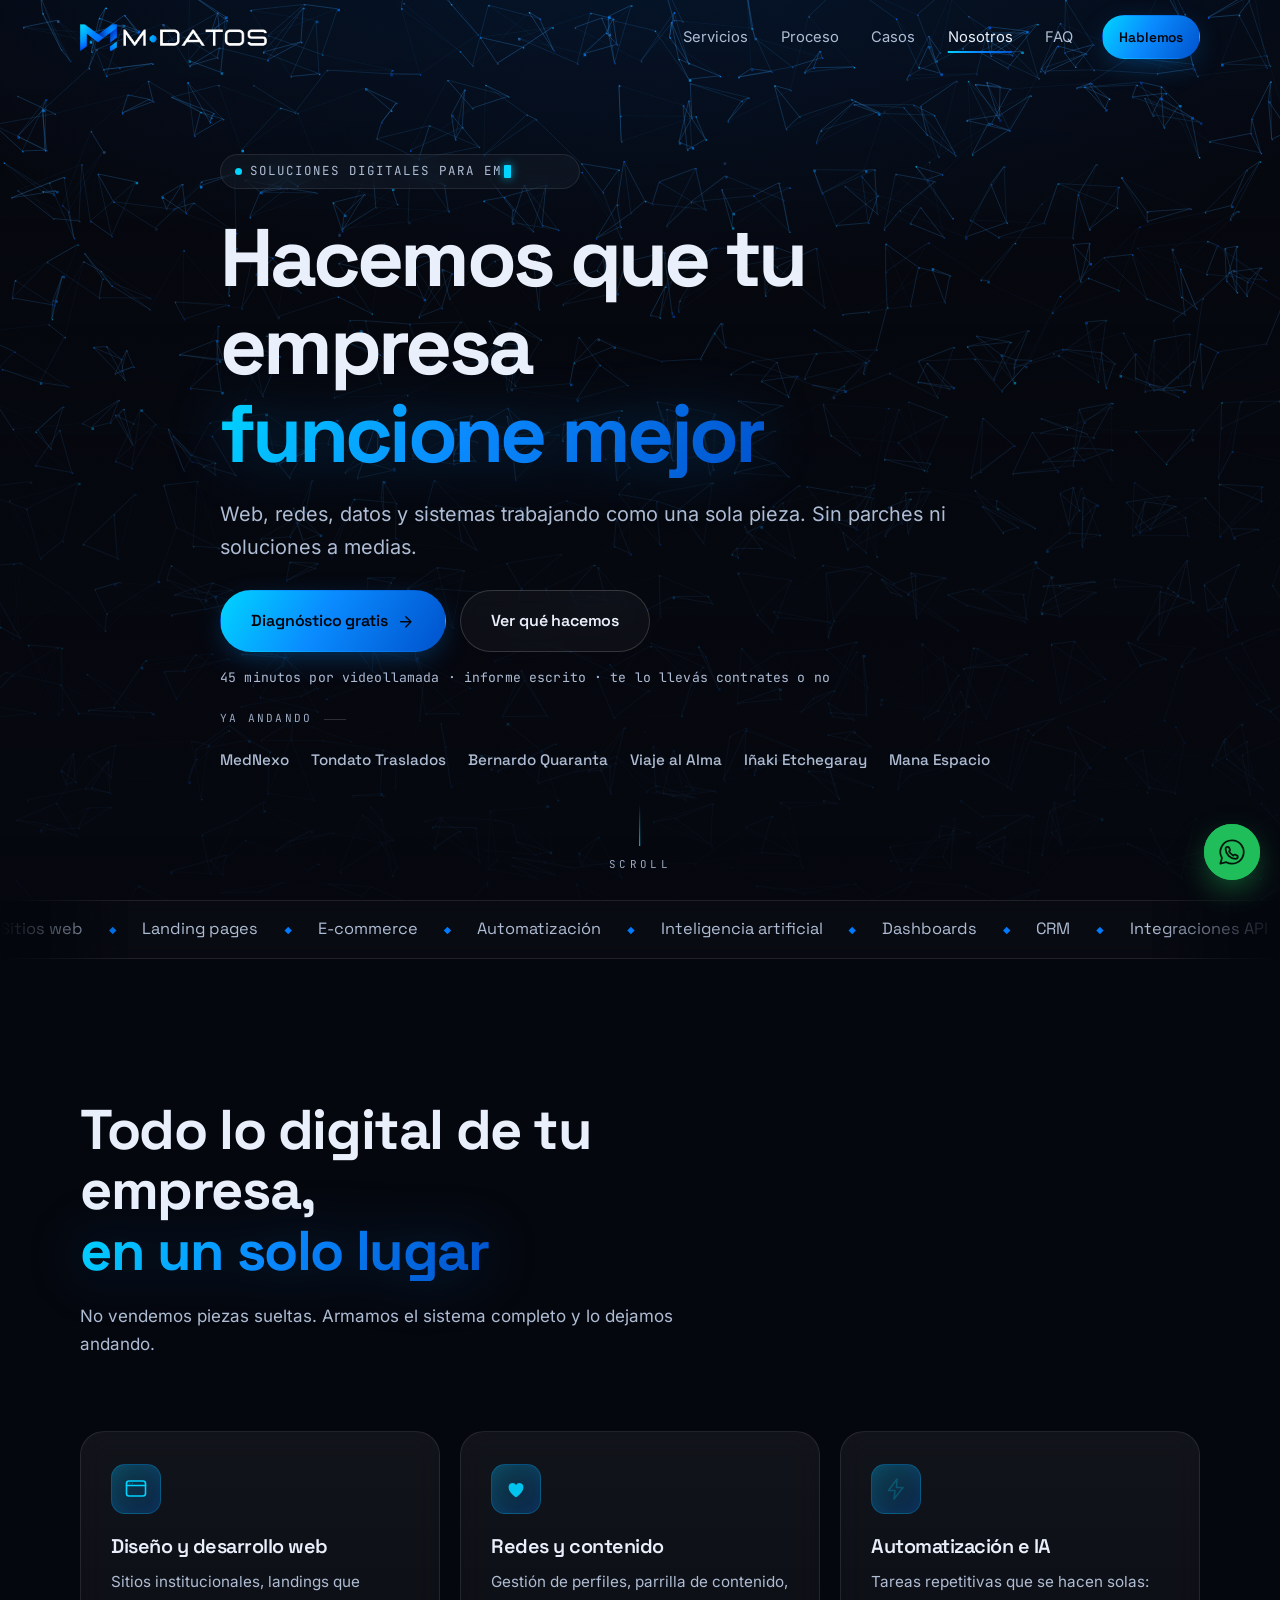
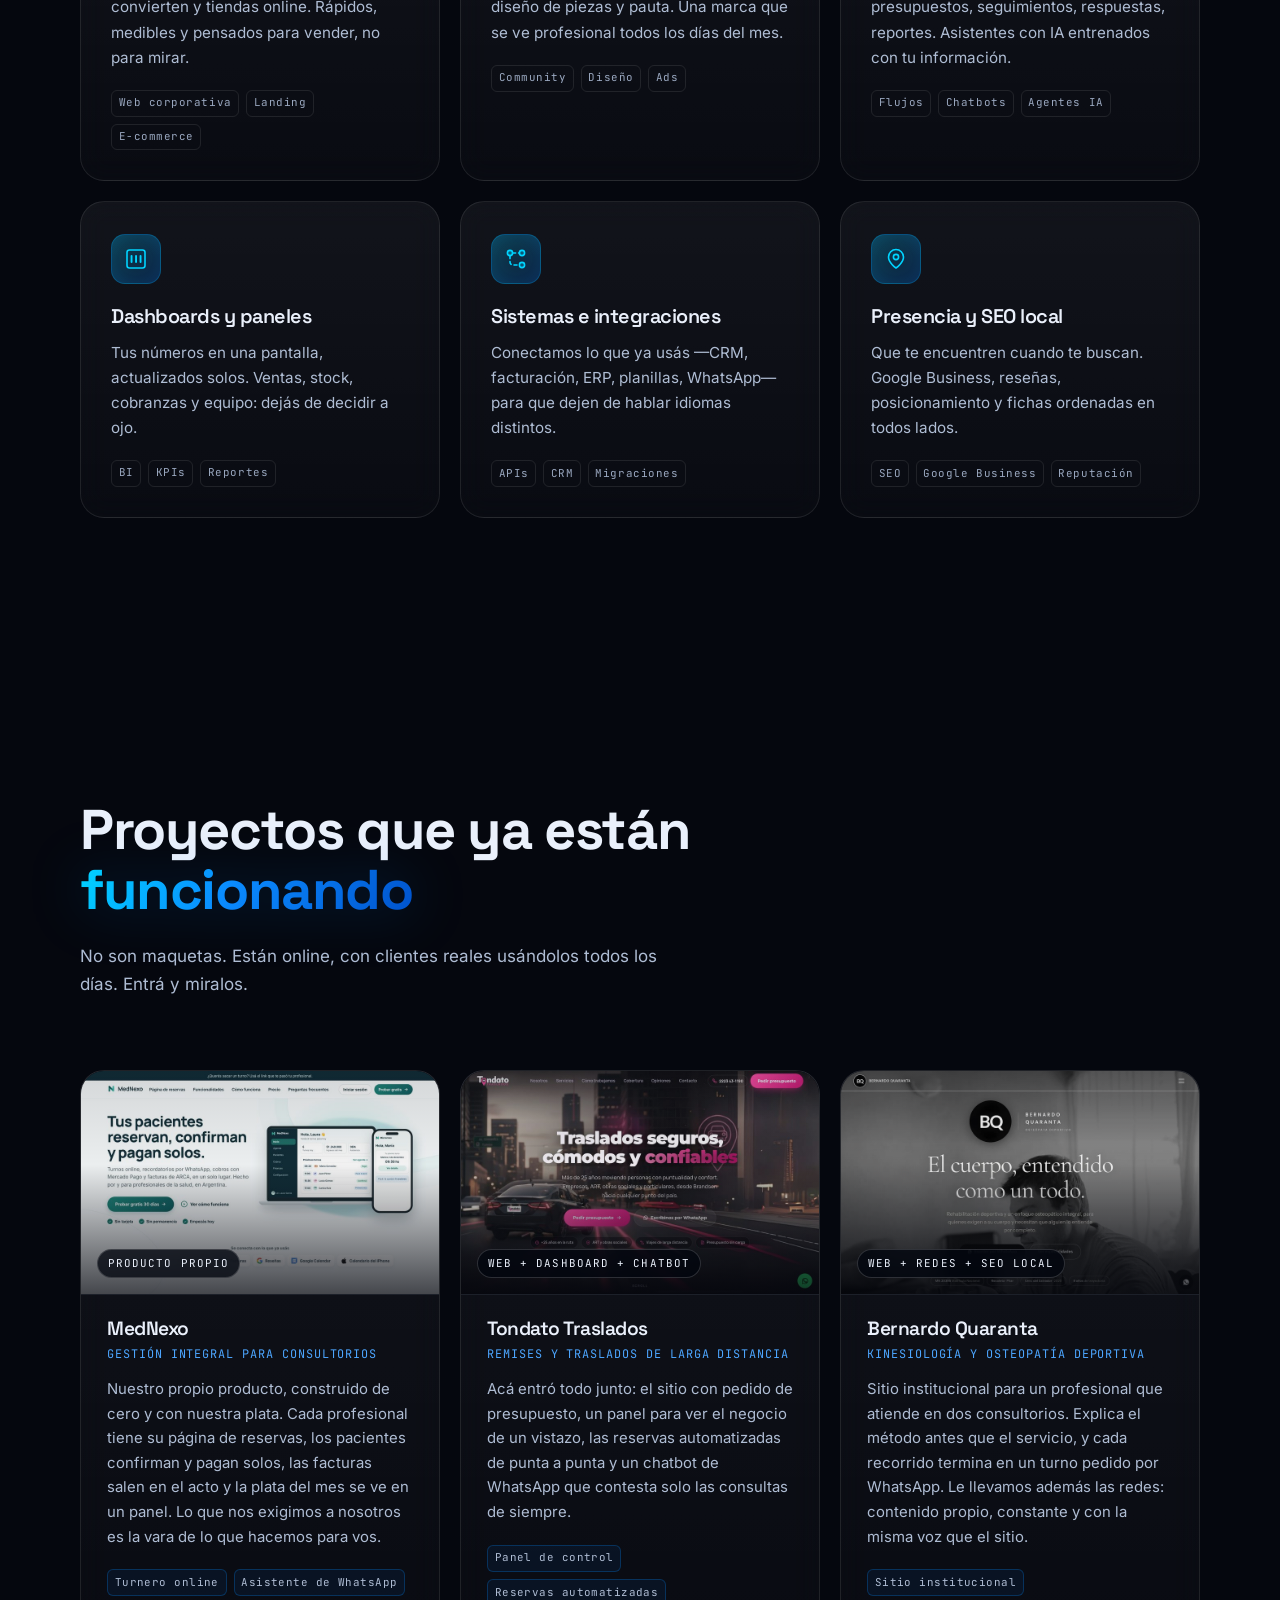
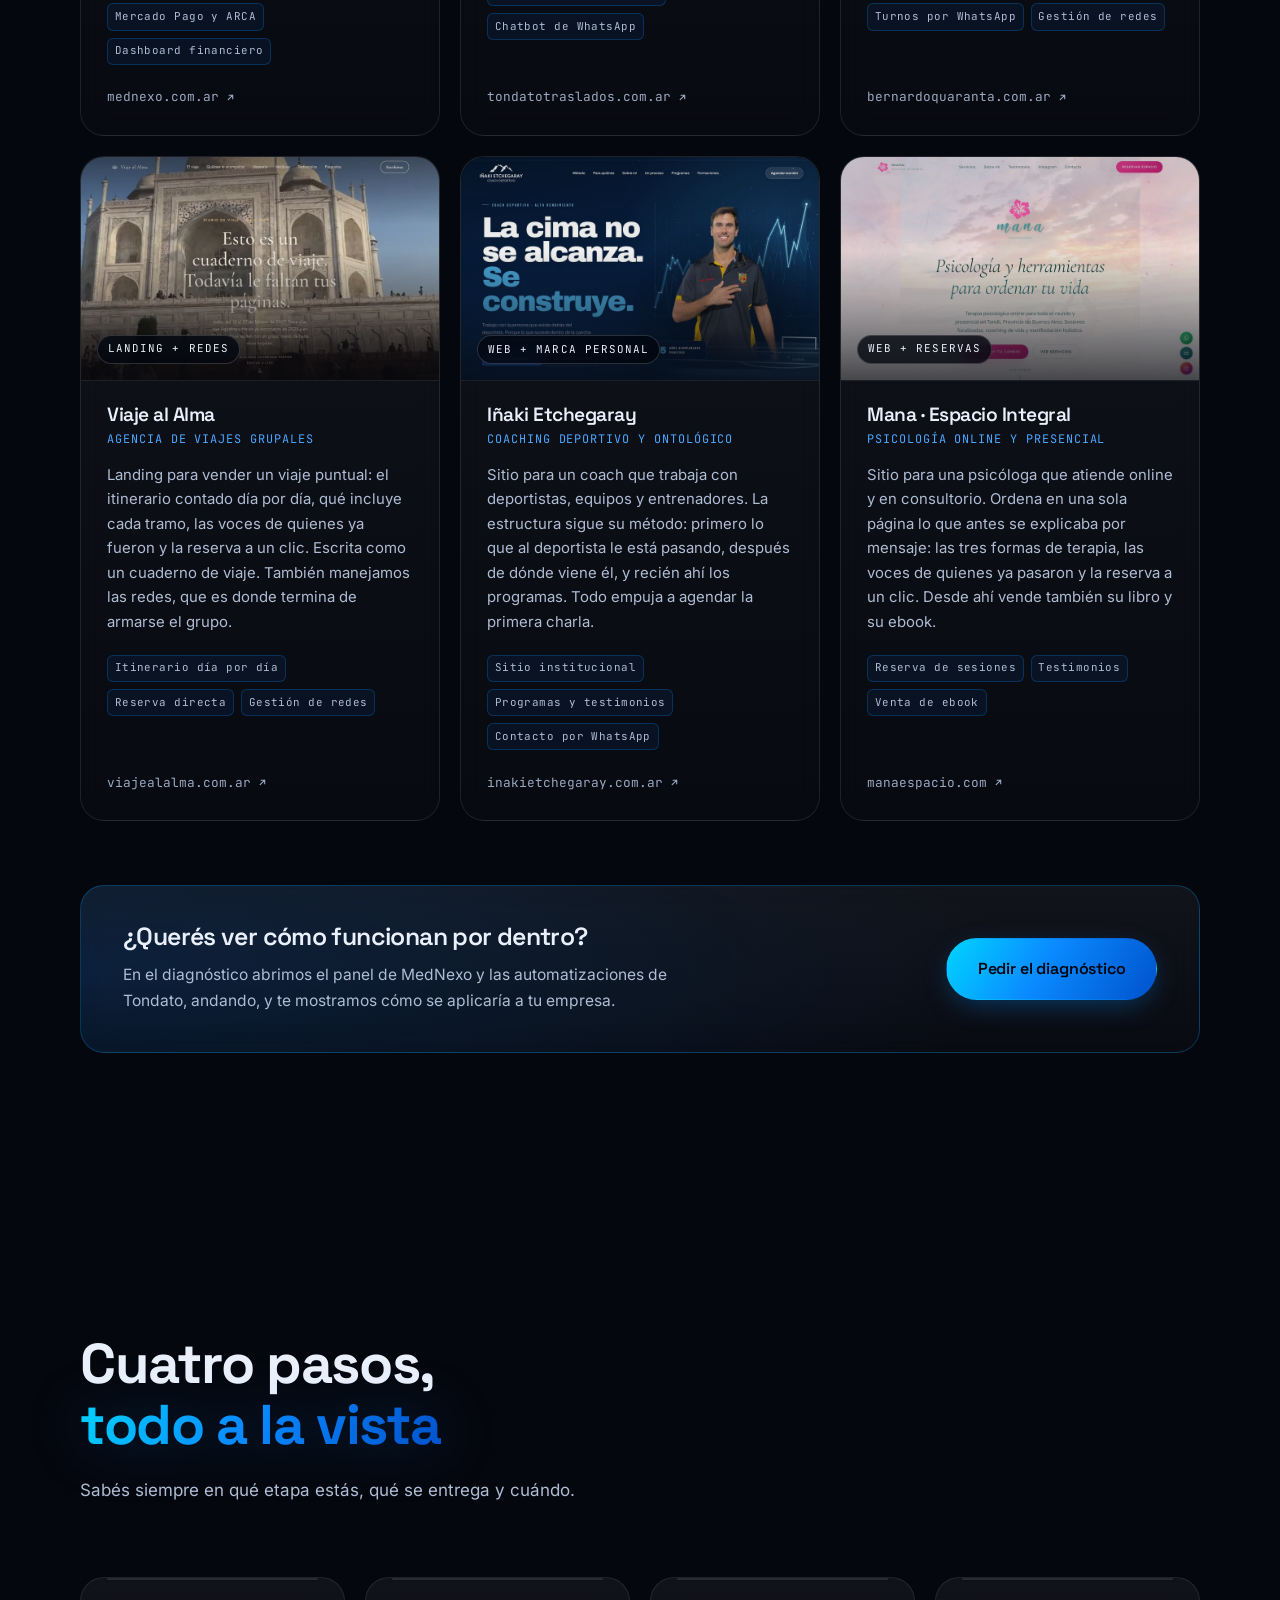
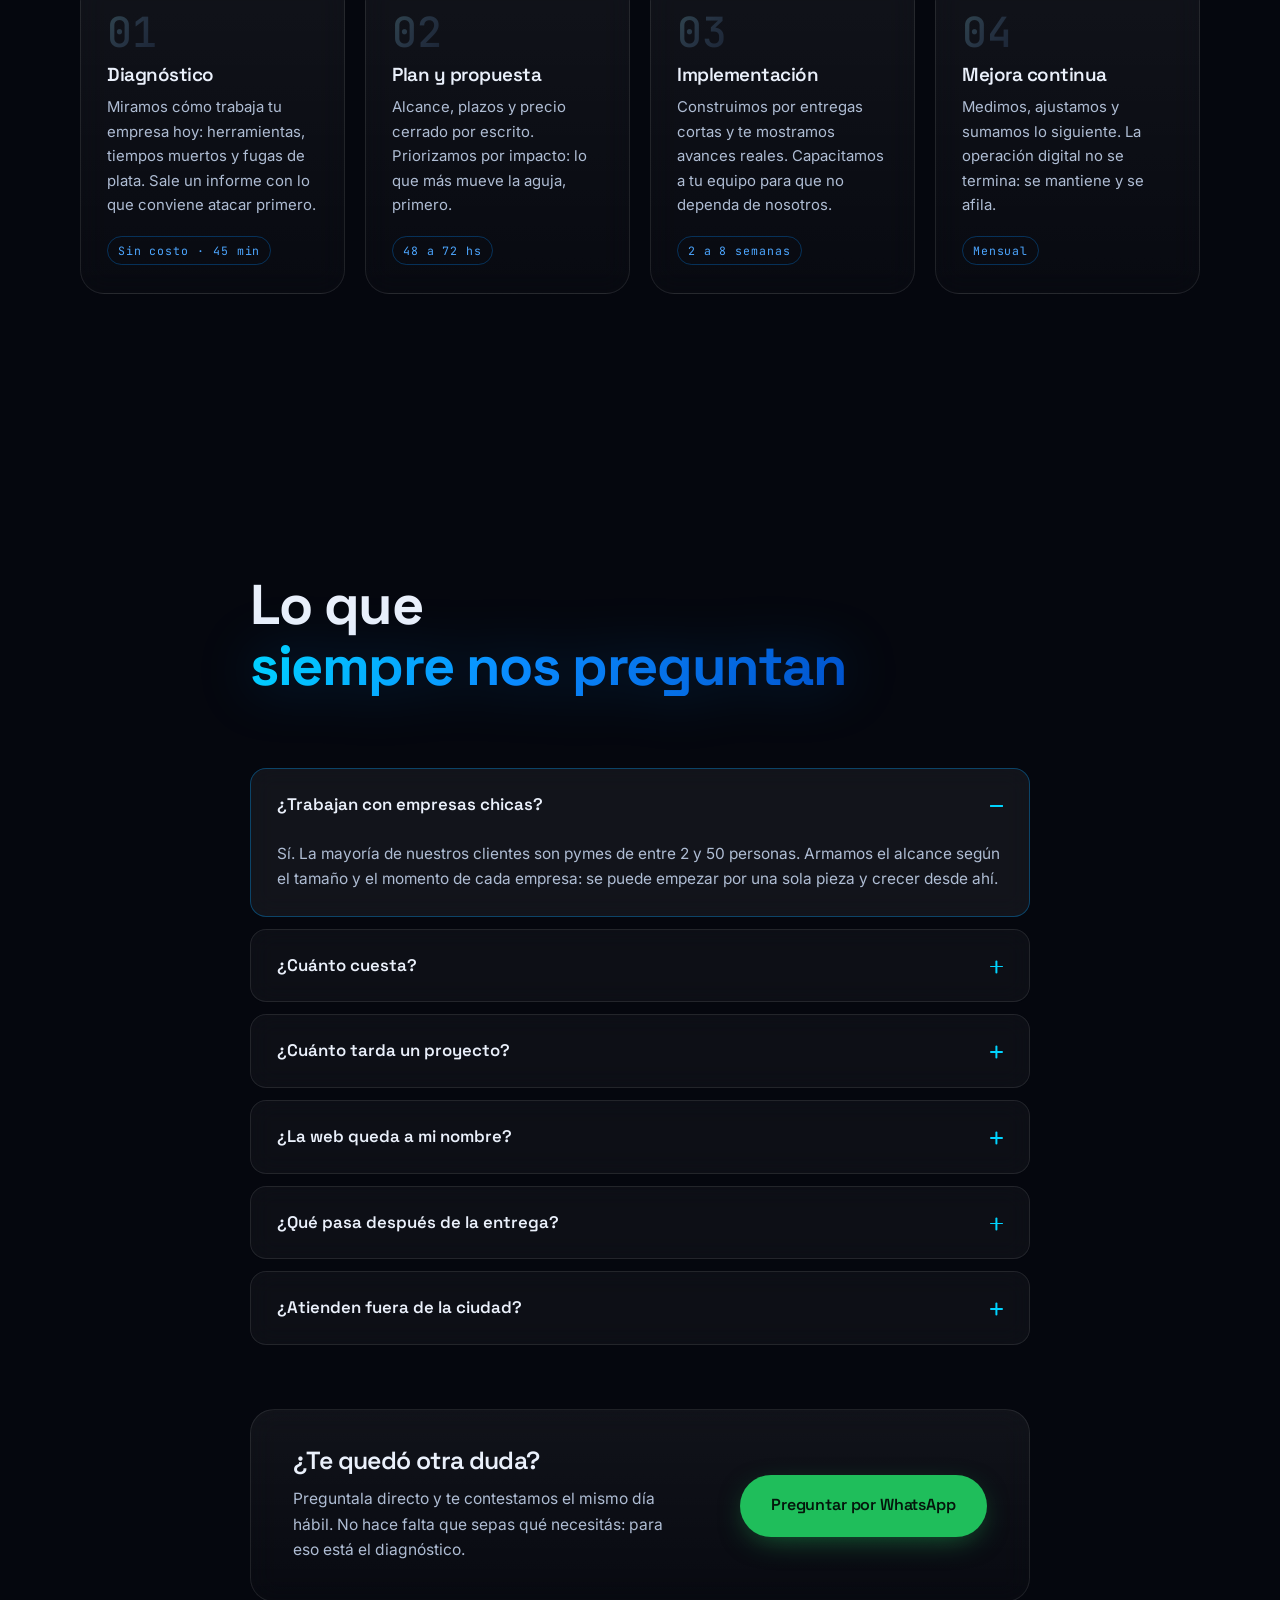
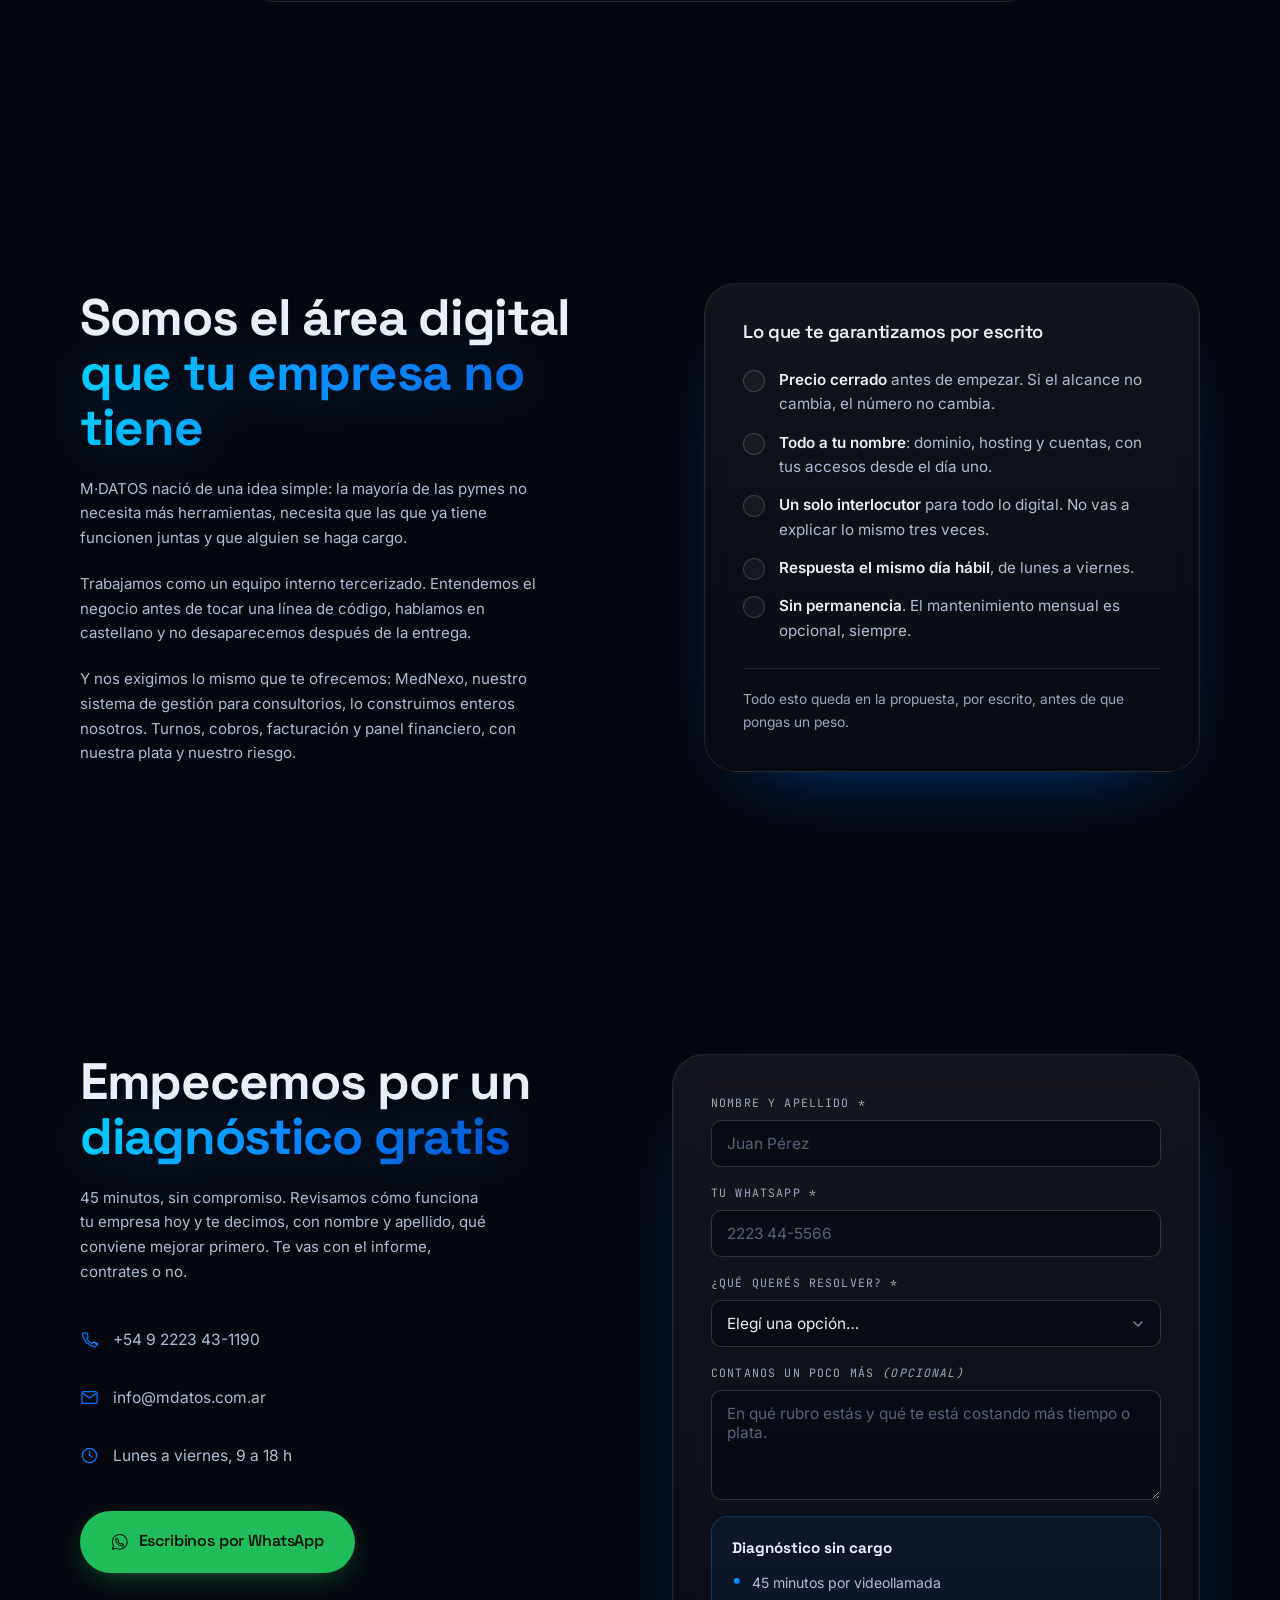
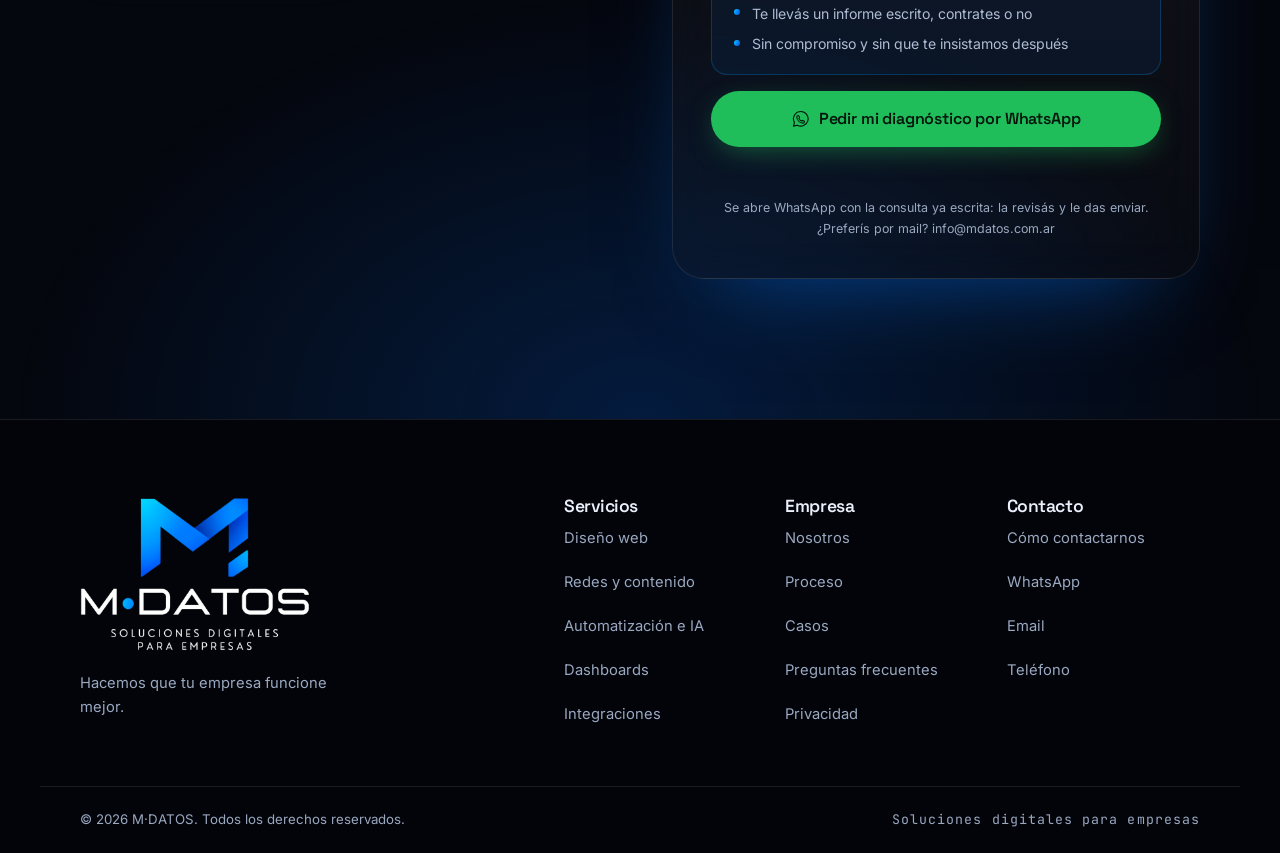
<file: index.html>
<!DOCTYPE html>
<html lang="es">
<head>
<meta charset="utf-8">
<meta name="viewport" content="width=device-width, initial-scale=1, viewport-fit=cover">
<title>M·DATOS — Soluciones digitales para empresas</title>
<meta name="description" content="Diseño web, redes, automatización con IA, dashboards e integraciones. Hacemos que tu empresa funcione mejor.">
<meta name="theme-color" content="#05070E">
<meta name="color-scheme" content="dark">

<link rel="icon" href="assets/brand/favicon.ico" sizes="any">
<link rel="icon" type="image/png" sizes="32x32" href="assets/brand/icon-32.png">
<link rel="apple-touch-icon" href="assets/brand/icon-180.png">
<link rel="manifest" href="site.webmanifest">
<link rel="canonical" href="https://mdatos.com.ar/">

<meta property="og:type" content="website">
<meta property="og:site_name" content="M·DATOS">
<meta property="og:title" content="M·DATOS — Soluciones digitales para empresas">
<meta property="og:description" content="Webs, redes, automatización con IA, dashboards e integraciones. Hacemos que tu empresa funcione mejor.">
<meta property="og:image" content="https://mdatos.com.ar/assets/brand/og.png">
<meta property="og:url" content="https://mdatos.com.ar/">
<meta property="og:image:width" content="1200">
<meta property="og:image:height" content="630">
<meta property="og:locale" content="es_AR">
<meta name="twitter:card" content="summary_large_image">

<link rel="preload" href="assets/fonts/space-grotesk-700-latin.woff2" as="font" type="font/woff2" crossorigin>
<link rel="preload" href="assets/fonts/inter-400-latin.woff2" as="font" type="font/woff2" crossorigin>
<link rel="stylesheet" href="assets/css/fonts.css">
<link rel="stylesheet" href="assets/css/style.css">
</head>
<body>

<!-- ============ FONDO ANIMADO (3 escenas encadenadas por scroll) ============ -->
<canvas id="fx" aria-hidden="true"></canvas>
<div class="fx-veil" aria-hidden="true"></div>
<div class="fx-grain" aria-hidden="true"></div>

<a class="skip" href="#servicios">Saltar al contenido</a>

<!-- ============ HEADER ============ -->
<header class="hdr" id="hdr">
  <div class="wrap hdr__in">
    <a class="hdr__logo" href="#top" aria-label="M·DATOS, inicio">
      <img src="assets/brand/logo-lockup-light.png" alt="M·DATOS" width="560" height="81">
    </a>
    <nav class="nav" id="nav" aria-label="Principal">
      <a href="#servicios">Servicios</a>
      <a href="#proceso">Proceso</a>
      <a href="#casos">Casos</a>
      <a href="#nosotros">Nosotros</a>
      <a href="#faq">FAQ</a>
      <a class="btn btn--sm btn--primary" href="#contacto">Hablemos</a>
    </nav>
    <button class="burger" id="burger" aria-label="Abrir menú" aria-expanded="false" aria-controls="nav">
      <span></span><span></span><span></span>
    </button>
  </div>
</header>

<main id="top">

<!-- ============ HERO ============ -->
<section class="hero" id="hero">
  <div class="wrap hero__in">
    <p class="eyebrow reveal">
      <span class="dot"></span>
      <span class="type" data-type="Soluciones digitales para empresas">
        <span class="type__ghost" aria-hidden="true">Soluciones digitales para empresas</span>
        <span class="type__out" aria-hidden="true"></span>
      </span>
    </p>

    <h1 class="hero__title reveal" data-delay="1">
      Hacemos que tu empresa
      <span class="grad">funcione mejor</span>
    </h1>

    <p class="hero__sub reveal" data-delay="2">
      Web, redes, datos y sistemas trabajando como una sola pieza.
      Sin parches ni soluciones a medias.
    </p>

    <div class="hero__cta reveal" data-delay="3">
      <a class="btn btn--primary btn--lg" href="#contacto">
        Diagnóstico gratis
        <svg viewBox="0 0 24 24" aria-hidden="true"><path d="M5 12h13M12 5l7 7-7 7"/></svg>
      </a>
      <a class="btn btn--ghost btn--lg" href="#servicios">Ver qué hacemos</a>
    </div>

    <p class="hero__terms reveal" data-delay="4">
      45 minutos por videollamada · informe escrito · te lo llevás contrates o no
    </p>

    <div class="proof reveal" data-delay="5">
      <span class="proof__label">Ya andando</span>
      <ul class="proof__list">
        <li><a href="https://www.mednexo.com.ar" target="_blank" rel="noopener">MedNexo</a></li>
        <li><a href="https://www.tondatotraslados.com.ar" target="_blank" rel="noopener">Tondato Traslados</a></li>
        <li><a href="https://www.bernardoquaranta.com.ar" target="_blank" rel="noopener">Bernardo Quaranta</a></li>
        <li><a href="https://www.viajealalma.com.ar" target="_blank" rel="noopener">Viaje al Alma</a></li>
        <li><a href="https://www.inakietchegaray.com.ar" target="_blank" rel="noopener">Iñaki Etchegaray</a></li>
        <li><a href="https://manaespacio.com" target="_blank" rel="noopener">Mana Espacio</a></li>
      </ul>
    </div>
  </div>

  <div class="hero__scroll" aria-hidden="true"><span></span>scroll</div>
</section>

<!-- ============ MARQUEE ============ -->
<div class="marquee" aria-hidden="true">
  <div class="marquee__track">
    <span>Sitios web</span><i>◆</i><span>Landing pages</span><i>◆</i><span>E-commerce</span><i>◆</i>
    <span>Automatización</span><i>◆</i><span>Inteligencia artificial</span><i>◆</i><span>Dashboards</span><i>◆</i>
    <span>CRM</span><i>◆</i><span>Integraciones API</span><i>◆</i><span>Redes sociales</span><i>◆</i>
    <span>SEO local</span><i>◆</i><span>Identidad visual</span><i>◆</i><span>Soporte</span><i>◆</i>
  </div>
</div>

<!-- ============ SERVICIOS ============ -->
<section class="sec" id="servicios">
  <div class="wrap">
    <header class="sec__head reveal">
      <h2>Todo lo digital de tu empresa,<br><span class="grad">en un solo lugar</span></h2>
      <p class="sec__lead">No vendemos piezas sueltas. Armamos el sistema completo y lo dejamos andando.</p>
    </header>

    <div class="grid grid--3">

      <article class="card reveal" data-delay="1">
        <div class="card__ico">
          <svg viewBox="0 0 24 24" class="ai ai-web" aria-hidden="true">
            <rect x="2.5" y="4" width="19" height="15" rx="2.5"/>
            <path d="M2.5 8.5h19"/>
            <circle class="d d1" cx="5.8" cy="6.2" r=".75"/>
            <circle class="d d2" cx="8.3" cy="6.2" r=".75"/>
            <path class="ln l1" pathLength="1" d="M6 12h10"/>
            <path class="ln l2" pathLength="1" d="M6 15.2h6.5"/>
          </svg>
        </div>
        <h3>Diseño y desarrollo web</h3>
        <p>Sitios institucionales, landings que convierten y tiendas online. Rápidos, medibles y pensados para vender, no para mirar.</p>
        <ul class="tags"><li>Web corporativa</li><li>Landing</li><li>E-commerce</li></ul>
      </article>

      <article class="card reveal" data-delay="2">
        <div class="card__ico">
          <svg viewBox="0 0 24 24" class="ai ai-like" aria-hidden="true">
            <path class="heart" d="M12 20.3c-1.1-.9-7.4-5-7.4-9.9A4 4 0 0 1 12 8a4 4 0 0 1 7.4 2.4c0 4.9-6.3 9-7.4 9.9Z"/>
            <circle class="ping" cx="12" cy="12" r="9"/>
          </svg>
                  </div>
        <h3>Redes y contenido</h3>
        <p>Gestión de perfiles, parrilla de contenido, diseño de piezas y pauta. Una marca que se ve profesional todos los días del mes.</p>
        <ul class="tags"><li>Community</li><li>Diseño</li><li>Ads</li></ul>
      </article>

      <article class="card reveal" data-delay="3">
        <div class="card__ico">
          <svg viewBox="0 0 24 24" class="ai ai-bolt" aria-hidden="true">
            <path class="bolt-bg" d="M13 2 4.5 13.5H11L10 22l9-11.5h-6.5L13 2Z"/>
            <path class="bolt" pathLength="1" d="M13 2 4.5 13.5H11L10 22l9-11.5h-6.5L13 2Z"/>
          </svg>
        </div>
        <h3>Automatización e IA</h3>
        <p>Tareas repetitivas que se hacen solas: presupuestos, seguimientos, respuestas, reportes. Asistentes con IA entrenados con tu información.</p>
        <ul class="tags"><li>Flujos</li><li>Chatbots</li><li>Agentes IA</li></ul>
      </article>

      <article class="card reveal" data-delay="1">
        <div class="card__ico">
          <svg viewBox="0 0 24 24" class="ai ai-bars" aria-hidden="true">
            <rect x="3" y="3" width="18" height="18" rx="2.5"/>
            <rect class="b b1" x="6.6" y="8" width="1.9" height="8" rx=".95"/>
            <rect class="b b2" x="11.1" y="8" width="1.9" height="8" rx=".95"/>
            <rect class="b b3" x="15.6" y="8" width="1.9" height="8" rx=".95"/>
          </svg>
        </div>
        <h3>Dashboards y paneles</h3>
        <p>Tus números en una pantalla, actualizados solos. Ventas, stock, cobranzas y equipo: dejás de decidir a ojo.</p>
        <ul class="tags"><li>BI</li><li>KPIs</li><li>Reportes</li></ul>
      </article>

      <article class="card reveal" data-delay="2">
        <div class="card__ico">
          <svg viewBox="0 0 24 24" class="ai ai-net" aria-hidden="true">
            <path class="wire" d="M8.6 6H15.4M6 8.6V15a3 3 0 0 0 3 3h6.4"/>
            <circle class="n n1" cx="6" cy="6" r="2.6"/>
            <circle class="n n2" cx="18" cy="6" r="2.6"/>
            <circle class="n n3" cx="18" cy="18" r="2.6"/>
          </svg>
        </div>
        <h3>Sistemas e integraciones</h3>
        <p>Conectamos lo que ya usás —CRM, facturación, ERP, planillas, WhatsApp— para que dejen de hablar idiomas distintos.</p>
        <ul class="tags"><li>APIs</li><li>CRM</li><li>Migraciones</li></ul>
      </article>

      <article class="card reveal" data-delay="3">
        <div class="card__ico">
          <svg viewBox="0 0 24 24" class="ai ai-pin" aria-hidden="true">
            <circle class="radar" cx="12" cy="10" r="4"/>
            <g class="pin">
              <path d="M12 21s7.5-5.2 7.5-11a7.5 7.5 0 0 0-15 0c0 5.8 7.5 11 7.5 11Z"/>
              <circle cx="12" cy="10" r="2.6"/>
            </g>
          </svg>
        </div>
        <h3>Presencia y SEO local</h3>
        <p>Que te encuentren cuando te buscan. Google Business, reseñas, posicionamiento y fichas ordenadas en todos lados.</p>
        <ul class="tags"><li>SEO</li><li>Google Business</li><li>Reputación</li></ul>
      </article>

    </div>
  </div>
</section>

<!-- ============ CASOS ============ -->
<section class="sec" id="casos">
  <div class="wrap">
    <header class="sec__head reveal">
      <h2>Proyectos que ya están <span class="grad">funcionando</span></h2>
      <p class="sec__lead">No son maquetas. Están online, con clientes reales usándolos todos los días. Entrá y miralos.</p>
    </header>

    <div class="grid grid--3">
      <article class="case reveal" data-delay="1">
        <a class="case__media" href="https://www.mednexo.com.ar" target="_blank" rel="noopener" tabindex="-1" aria-hidden="true">
          <img src="assets/casos/mednexo.jpg" alt="Portada de MedNexo, sistema de gestión para consultorios de salud" width="880" height="550" loading="lazy">
          <span class="case__tag">Producto propio</span>
          <span class="case__go">Ver el sitio <svg viewBox="0 0 24 24" aria-hidden="true"><path d="M7 17 17 7M9 7h8v8"/></svg></span>
        </a>
        <div class="case__body">
          <h3>MedNexo</h3>
          <p class="case__kind">Gestión integral para consultorios</p>
          <p>Nuestro propio producto, construido de cero y con nuestra plata. Cada profesional tiene su página de reservas, los pacientes confirman y pagan solos, las facturas salen en el acto y la plata del mes se ve en un panel. Lo que nos exigimos a nosotros es la vara de lo que hacemos para vos.</p>
          <ul class="case__facts"><li>Turnero online</li><li>Asistente de WhatsApp</li><li>Mercado Pago y ARCA</li><li>Dashboard financiero</li></ul>
          <a class="case__link" href="https://www.mednexo.com.ar" target="_blank" rel="noopener">mednexo.com.ar <svg viewBox="0 0 24 24" aria-hidden="true"><path d="M7 17 17 7M9 7h8v8"/></svg></a>
        </div>
      </article>

      <article class="case reveal" data-delay="2">
        <a class="case__media" href="https://www.tondatotraslados.com.ar" target="_blank" rel="noopener" tabindex="-1" aria-hidden="true">
          <img src="assets/casos/tondato.jpg" alt="Portada del sitio de Tondato Traslados, remises y traslados desde Brandsen" width="880" height="550" loading="lazy">
          <span class="case__tag">Web + Dashboard + Chatbot</span>
          <span class="case__go">Ver el sitio <svg viewBox="0 0 24 24" aria-hidden="true"><path d="M7 17 17 7M9 7h8v8"/></svg></span>
        </a>
        <div class="case__body">
          <h3>Tondato Traslados</h3>
          <p class="case__kind">Remises y traslados de larga distancia</p>
          <p>Acá entró todo junto: el sitio con pedido de presupuesto, un panel para ver el negocio de un vistazo, las reservas automatizadas de punta a punta y un chatbot de WhatsApp que contesta solo las consultas de siempre.</p>
          <ul class="case__facts"><li>Panel de control</li><li>Reservas automatizadas</li><li>Chatbot de WhatsApp</li></ul>
          <a class="case__link" href="https://www.tondatotraslados.com.ar" target="_blank" rel="noopener">tondatotraslados.com.ar <svg viewBox="0 0 24 24" aria-hidden="true"><path d="M7 17 17 7M9 7h8v8"/></svg></a>
        </div>
      </article>

      <article class="case reveal" data-delay="3">
        <a class="case__media" href="https://www.bernardoquaranta.com.ar" target="_blank" rel="noopener" tabindex="-1" aria-hidden="true">
          <img src="assets/casos/quaranta.jpg" alt="Portada del sitio de Bernardo Quaranta, kinesiólogo y osteópata deportivo" width="880" height="550" loading="lazy">
          <span class="case__tag">Web + Redes + SEO local</span>
          <span class="case__go">Ver el sitio <svg viewBox="0 0 24 24" aria-hidden="true"><path d="M7 17 17 7M9 7h8v8"/></svg></span>
        </a>
        <div class="case__body">
          <h3>Bernardo Quaranta</h3>
          <p class="case__kind">Kinesiología y osteopatía deportiva</p>
          <p>Sitio institucional para un profesional que atiende en dos consultorios. Explica el método antes que el servicio, y cada recorrido termina en un turno pedido por WhatsApp. Le llevamos además las redes: contenido propio, constante y con la misma voz que el sitio.</p>
          <ul class="case__facts"><li>Sitio institucional</li><li>Turnos por WhatsApp</li><li>Gestión de redes</li></ul>
          <a class="case__link" href="https://www.bernardoquaranta.com.ar" target="_blank" rel="noopener">bernardoquaranta.com.ar <svg viewBox="0 0 24 24" aria-hidden="true"><path d="M7 17 17 7M9 7h8v8"/></svg></a>
        </div>
      </article>

      <article class="case reveal" data-delay="1">
        <a class="case__media" href="https://www.viajealalma.com.ar" target="_blank" rel="noopener" tabindex="-1" aria-hidden="true">
          <img src="assets/casos/viajealalma.jpg" alt="Portada del sitio Viaje al Alma, viaje grupal a India y Maldivas" width="880" height="550" loading="lazy">
          <span class="case__tag">Landing + Redes</span>
          <span class="case__go">Ver el sitio <svg viewBox="0 0 24 24" aria-hidden="true"><path d="M7 17 17 7M9 7h8v8"/></svg></span>
        </a>
        <div class="case__body">
          <h3>Viaje al Alma</h3>
          <p class="case__kind">Agencia de viajes grupales</p>
          <p>Landing para vender un viaje puntual: el itinerario contado día por día, qué incluye cada tramo, las voces de quienes ya fueron y la reserva a un clic. Escrita como un cuaderno de viaje. También manejamos las redes, que es donde termina de armarse el grupo.</p>
          <ul class="case__facts"><li>Itinerario día por día</li><li>Reserva directa</li><li>Gestión de redes</li></ul>
          <a class="case__link" href="https://www.viajealalma.com.ar" target="_blank" rel="noopener">viajealalma.com.ar <svg viewBox="0 0 24 24" aria-hidden="true"><path d="M7 17 17 7M9 7h8v8"/></svg></a>
        </div>
      </article>

      <article class="case reveal" data-delay="2">
        <a class="case__media" href="https://www.inakietchegaray.com.ar" target="_blank" rel="noopener" tabindex="-1" aria-hidden="true">
          <img src="assets/casos/inaki.jpg" alt="Portada del sitio de Iñaki Etchegaray, coach deportivo y ontológico" width="880" height="550" loading="lazy">
          <span class="case__tag">Web + Marca personal</span>
          <span class="case__go">Ver el sitio <svg viewBox="0 0 24 24" aria-hidden="true"><path d="M7 17 17 7M9 7h8v8"/></svg></span>
        </a>
        <div class="case__body">
          <h3>Iñaki Etchegaray</h3>
          <p class="case__kind">Coaching deportivo y ontológico</p>
          <p>Sitio para un coach que trabaja con deportistas, equipos y entrenadores. La estructura sigue su método: primero lo que al deportista le está pasando, después de dónde viene él, y recién ahí los programas. Todo empuja a agendar la primera charla.</p>
          <ul class="case__facts"><li>Sitio institucional</li><li>Programas y testimonios</li><li>Contacto por WhatsApp</li></ul>
          <a class="case__link" href="https://www.inakietchegaray.com.ar" target="_blank" rel="noopener">inakietchegaray.com.ar <svg viewBox="0 0 24 24" aria-hidden="true"><path d="M7 17 17 7M9 7h8v8"/></svg></a>
        </div>
      </article>

      <article class="case reveal" data-delay="3">
        <a class="case__media" href="https://manaespacio.com" target="_blank" rel="noopener" tabindex="-1" aria-hidden="true">
          <img src="assets/casos/mana.jpg" alt="Portada de Mana · Espacio Integral, consultorio de psicología online y presencial" width="880" height="550" loading="lazy">
          <span class="case__tag">Web + Reservas</span>
          <span class="case__go">Ver el sitio <svg viewBox="0 0 24 24" aria-hidden="true"><path d="M7 17 17 7M9 7h8v8"/></svg></span>
        </a>
        <div class="case__body">
          <h3>Mana · Espacio Integral</h3>
          <p class="case__kind">Psicología online y presencial</p>
          <p>Sitio para una psicóloga que atiende online y en consultorio. Ordena en una sola página lo que antes se explicaba por mensaje: las tres formas de terapia, las voces de quienes ya pasaron y la reserva a un clic. Desde ahí vende también su libro y su ebook.</p>
          <ul class="case__facts"><li>Reserva de sesiones</li><li>Testimonios</li><li>Venta de ebook</li></ul>
          <a class="case__link" href="https://manaespacio.com" target="_blank" rel="noopener">manaespacio.com <svg viewBox="0 0 24 24" aria-hidden="true"><path d="M7 17 17 7M9 7h8v8"/></svg></a>
        </div>
      </article>
    </div>

    <div class="band reveal">
      <div class="band__txt">
        <h3>¿Querés ver cómo funcionan por dentro?</h3>
        <p>En el diagnóstico abrimos el panel de MedNexo y las automatizaciones de Tondato, andando, y te mostramos cómo se aplicaría a tu empresa.</p>
      </div>
      <a class="btn btn--primary btn--lg" href="#contacto">Pedir el diagnóstico</a>
    </div>
  </div>
</section>

<!-- ============ PROCESO ============ -->
<section class="sec" id="proceso">
  <div class="wrap">
    <header class="sec__head reveal">
      <h2>Cuatro pasos,<br><span class="grad">todo a la vista</span></h2>
      <p class="sec__lead">Sabés siempre en qué etapa estás, qué se entrega y cuándo.</p>
    </header>

    <ol class="steps">
      <li class="step reveal" data-delay="1">
        <span class="step__n">01</span>
        <h3>Diagnóstico</h3>
        <p>Miramos cómo trabaja tu empresa hoy: herramientas, tiempos muertos y fugas de plata. Sale un informe con lo que conviene atacar primero.</p>
        <span class="step__meta">Sin costo · 45 min</span>
      </li>
      <li class="step reveal" data-delay="2">
        <span class="step__n">02</span>
        <h3>Plan y propuesta</h3>
        <p>Alcance, plazos y precio cerrado por escrito. Priorizamos por impacto: lo que más mueve la aguja, primero.</p>
        <span class="step__meta">48 a 72 hs</span>
      </li>
      <li class="step reveal" data-delay="3">
        <span class="step__n">03</span>
        <h3>Implementación</h3>
        <p>Construimos por entregas cortas y te mostramos avances reales. Capacitamos a tu equipo para que no dependa de nosotros.</p>
        <span class="step__meta">2 a 8 semanas</span>
      </li>
      <li class="step reveal" data-delay="4">
        <span class="step__n">04</span>
        <h3>Mejora continua</h3>
        <p>Medimos, ajustamos y sumamos lo siguiente. La operación digital no se termina: se mantiene y se afila.</p>
        <span class="step__meta">Mensual</span>
      </li>
    </ol>
  </div>
</section>

<!-- ============ FAQ ============ -->
<section class="sec" id="faq">
  <div class="wrap wrap--narrow">
    <header class="sec__head reveal">
      <h2>Lo que <span class="grad">siempre nos preguntan</span></h2>
    </header>

    <div class="faq reveal">
      <details open>
        <summary>¿Trabajan con empresas chicas?</summary>
        <div><p>Sí. La mayoría de nuestros clientes son pymes de entre 2 y 50 personas. Armamos el alcance según el tamaño y el momento de cada empresa: se puede empezar por una sola pieza y crecer desde ahí.</p></div>
      </details>
      <details>
        <summary>¿Cuánto cuesta?</summary>
        <div><p>Depende del alcance, pero siempre con precio cerrado antes de empezar. Después del diagnóstico te pasamos una propuesta con el detalle de lo que incluye, los plazos y el valor. Sin costos ocultos ni horas extra sorpresa.</p></div>
      </details>
      <details>
        <summary>¿Cuánto tarda un proyecto?</summary>
        <div><p>Una landing sale en 1 o 2 semanas. Un sitio completo, entre 3 y 5. Las automatizaciones y dashboards dependen de los sistemas a conectar, normalmente entre 2 y 8 semanas. Entregamos por partes, así ves avances desde la primera semana.</p></div>
      </details>
      <details>
        <summary>¿La web queda a mi nombre?</summary>
        <div><p>Siempre. El dominio, el hosting y todas las cuentas quedan a nombre de tu empresa, con tus accesos. Nada queda atado a nosotros: si algún día querés seguir con otro equipo, te llevás todo documentado.</p></div>
      </details>
      <details>
        <summary>¿Qué pasa después de la entrega?</summary>
        <div><p>Podés quedarte con el proyecto cerrado o contratar mantenimiento mensual: actualizaciones, soporte, cambios de contenido, monitoreo y mejoras. La mayoría elige el mensual, pero no es obligatorio.</p></div>
      </details>
      <details>
        <summary>¿Atienden fuera de la ciudad?</summary>
        <div><p>Sí, trabajamos con clientes de todo el país de forma remota. Reuniones por video, avances compartidos online y todo por escrito. Si estás cerca, también nos sentamos en tu oficina.</p></div>
      </details>
    </div>

    <div class="band band--soft reveal">
      <div class="band__txt">
        <h3>¿Te quedó otra duda?</h3>
        <p>Preguntala directo y te contestamos el mismo día hábil. No hace falta que sepas qué necesitás: para eso está el diagnóstico.</p>
      </div>
      <a class="btn btn--wa btn--lg" data-wa href="#">Preguntar por WhatsApp</a>
    </div>
  </div>
</section>

<!-- ============ NOSOTROS ============ -->
<section class="sec" id="nosotros">
  <div class="wrap about">
    <div class="about__txt reveal">
      <h2>Somos el área digital<br><span class="grad">que tu empresa no tiene</span></h2>
      <p>M·DATOS nació de una idea simple: la mayoría de las pymes no necesita más herramientas, necesita que las que ya tiene funcionen juntas y que alguien se haga cargo.</p>
      <p>Trabajamos como un equipo interno tercerizado. Entendemos el negocio antes de tocar una línea de código, hablamos en castellano y no desaparecemos después de la entrega.</p>
      <p>Y nos exigimos lo mismo que te ofrecemos: <a href="https://www.mednexo.com.ar" target="_blank" rel="noopener">MedNexo</a>, nuestro sistema de gestión para consultorios, lo construimos enteros nosotros. Turnos, cobros, facturación y panel financiero, con nuestra plata y nuestro riesgo.</p>
    </div>

    <aside class="pledge reveal" data-delay="2">
      <h3>Lo que te garantizamos por escrito</h3>
      <ul class="checks">
        <li><span class="check" aria-hidden="true"><svg viewBox="0 0 24 24"><path pathLength="1" d="m6 12.4 4.2 4.2L18.2 7.8"/></svg></span><b>Precio cerrado</b> antes de empezar. Si el alcance no cambia, el número no cambia.</li>
        <li><span class="check" aria-hidden="true"><svg viewBox="0 0 24 24"><path pathLength="1" d="m6 12.4 4.2 4.2L18.2 7.8"/></svg></span><b>Todo a tu nombre</b>: dominio, hosting y cuentas, con tus accesos desde el día uno.</li>
        <li><span class="check" aria-hidden="true"><svg viewBox="0 0 24 24"><path pathLength="1" d="m6 12.4 4.2 4.2L18.2 7.8"/></svg></span><b>Un solo interlocutor</b> para todo lo digital. No vas a explicar lo mismo tres veces.</li>
        <li><span class="check" aria-hidden="true"><svg viewBox="0 0 24 24"><path pathLength="1" d="m6 12.4 4.2 4.2L18.2 7.8"/></svg></span><b>Respuesta el mismo día hábil</b>, de lunes a viernes.</li>
        <li><span class="check" aria-hidden="true"><svg viewBox="0 0 24 24"><path pathLength="1" d="m6 12.4 4.2 4.2L18.2 7.8"/></svg></span><b>Sin permanencia</b>. El mantenimiento mensual es opcional, siempre.</li>
      </ul>
      <p class="pledge__foot">Todo esto queda en la propuesta, por escrito, antes de que pongas un peso.</p>
    </aside>
  </div>
</section>

<!-- ============ CONTACTO ============ -->
<section class="sec sec--contact" id="contacto">
  <div class="wrap contact">
    <div class="contact__txt reveal">
      <h2>Empecemos por un<br><span class="grad">diagnóstico gratis</span></h2>
      <p>45 minutos, sin compromiso. Revisamos cómo funciona tu empresa hoy y te decimos, con nombre y apellido, qué conviene mejorar primero. Te vas con el informe, contrates o no.</p>

      <ul class="contact__list">
        <li>
          <svg viewBox="0 0 24 24" aria-hidden="true"><path d="M20.5 16.8v2.4a2 2 0 0 1-2.2 2A19.6 19.6 0 0 1 3 5.7 2 2 0 0 1 5 3.5h2.4a2 2 0 0 1 2 1.7c.1 1 .4 1.9.7 2.8a2 2 0 0 1-.5 2.1l-1 1a16 16 0 0 0 6 6l1-1a2 2 0 0 1 2.1-.5c.9.3 1.8.6 2.8.7a2 2 0 0 1 1.7 2Z"/></svg>
          <a data-tel href="#">Cargando…</a>
        </li>
        <li>
          <svg viewBox="0 0 24 24" aria-hidden="true"><rect x="2.5" y="4.5" width="19" height="15" rx="2.5"/><path d="m3.5 6.5 8.5 6 8.5-6"/></svg>
          <a data-mail href="#">Cargando…</a>
        </li>
        <li>
          <svg viewBox="0 0 24 24" aria-hidden="true"><circle cx="12" cy="12" r="9"/><path d="M12 7v5l3.2 2"/></svg>
          <span>Lunes a viernes, 9 a 18 h</span>
        </li>
      </ul>

      <a class="btn btn--wa btn--lg" data-wa href="#">
        <svg viewBox="0 0 24 24" aria-hidden="true"><path d="M12 2a10 10 0 0 0-8.6 15.1L2 22l5.1-1.3A10 10 0 1 0 12 2Z"/><path d="M8.6 7.6c.3 0 .6 0 .8.5l.9 2c.1.3 0 .6-.2.8l-.6.6a7.6 7.6 0 0 0 3.6 3.6l.6-.7c.2-.2.5-.3.8-.2l2 .9c.4.2.5.5.5.8 0 1.2-1 2-2.1 2a9 9 0 0 1-8.4-8.4c0-1.1.8-2 1.9-2Z"/></svg>
        Escribinos por WhatsApp
      </a>
    </div>

    <form class="form reveal" data-delay="2" id="form" novalidate>
      <label class="field">
        <span>Nombre y apellido *</span>
        <input type="text" name="nombre" required autocomplete="name" placeholder="Juan Pérez">
      </label>
      <label class="field">
        <span>Tu WhatsApp *</span>
        <input type="tel" name="telefono" required autocomplete="tel" placeholder="2223 44-5566">
      </label>
      <label class="field">
        <span>¿Qué querés resolver? *</span>
        <select name="servicio" required>
          <option value="">Elegí una opción…</option>
          <option>Sitio web o landing</option>
          <option>Tienda online</option>
          <option>Redes sociales y contenido</option>
          <option>Automatización e IA</option>
          <option>Dashboard o panel de control</option>
          <option>Integrar sistemas que ya uso</option>
          <option>Mejora digital integral</option>
          <option>Todavía no sé, necesito asesoramiento</option>
        </select>
      </label>
      <label class="field">
        <span>Contanos un poco más <i>(opcional)</i></span>
        <textarea name="mensaje" rows="3" placeholder="En qué rubro estás y qué te está costando más tiempo o plata."></textarea>
      </label>

      <input type="text" name="_gotcha" tabindex="-1" autocomplete="off" aria-hidden="true" class="honey">

      <div class="offer">
        <strong>Diagnóstico sin cargo</strong>
        <ul>
          <li>45 minutos por videollamada</li>
          <li>Te llevás un informe escrito, contrates o no</li>
          <li>Sin compromiso y sin que te insistamos después</li>
        </ul>
      </div>

      <button class="btn btn--wa btn--lg btn--full" type="submit">
        <svg viewBox="0 0 24 24" aria-hidden="true"><path d="M12 2a10 10 0 0 0-8.6 15.1L2 22l5.1-1.3A10 10 0 1 0 12 2Z"/><path d="M8.6 7.6c.3 0 .6 0 .8.5l.9 2c.1.3 0 .6-.2.8l-.6.6a7.6 7.6 0 0 0 3.6 3.6l.6-.7c.2-.2.5-.3.8-.2l2 .9c.4.2.5.5.5.8 0 1.2-1 2-2.1 2a9 9 0 0 1-8.4-8.4c0-1.1.8-2 1.9-2Z"/></svg>
        <span>Pedir mi diagnóstico por WhatsApp</span>
      </button>
      <p class="form__msg" id="formMsg" role="status" aria-live="polite"></p>
      <p class="form__legal">Se abre WhatsApp con la consulta ya escrita: la revisás y le das enviar.<br>
        ¿Preferís por mail? <a data-mail href="#">info@mdatos.com.ar</a></p>
    </form>
  </div>
</section>

</main>

<!-- ============ FOOTER ============ -->
<footer class="ftr">
  <div class="wrap ftr__in">
    <div class="ftr__brand">
      <img src="assets/brand/logo-stacked-light.png" alt="M·DATOS — Soluciones digitales para empresas" width="700" height="468" loading="lazy">
      <p>Hacemos que tu empresa funcione mejor.</p>
    </div>
    <nav class="ftr__nav" aria-label="Pie de página">
      <div>
        <h3>Servicios</h3>
        <a href="#servicios">Diseño web</a>
        <a href="#servicios">Redes y contenido</a>
        <a href="#servicios">Automatización e IA</a>
        <a href="#servicios">Dashboards</a>
        <a href="#servicios">Integraciones</a>
      </div>
      <div>
        <h3>Empresa</h3>
        <a href="nosotros/">Nosotros</a>
        <a href="#proceso">Proceso</a>
        <a href="#casos">Casos</a>
        <a href="#faq">Preguntas frecuentes</a>
        <a href="privacidad/">Privacidad</a>
      </div>
      <div>
        <h3>Contacto</h3>
        <a href="contacto/">Cómo contactarnos</a>
        <a data-wa href="#">WhatsApp</a>
        <a data-mail href="#">Email</a>
        <a data-tel href="#">Teléfono</a>
      </div>
    </nav>
  </div>
  <div class="wrap ftr__bot">
    <p>© <span id="yr">2026</span> M·DATOS. Todos los derechos reservados.</p>
    <p class="ftr__mono">Soluciones digitales para empresas</p>
  </div>
</footer>

<div class="mbar" id="mbar" hidden>
  <a class="mbar__cta" href="#contacto">Pedir diagnóstico gratis</a>
  <a class="mbar__wa" data-wa href="#" aria-label="Escribinos por WhatsApp">
    <svg viewBox="0 0 24 24" aria-hidden="true"><path d="M12 2a10 10 0 0 0-8.6 15.1L2 22l5.1-1.3A10 10 0 1 0 12 2Z"/><path d="M8.6 7.6c.3 0 .6 0 .8.5l.9 2c.1.3 0 .6-.2.8l-.6.6a7.6 7.6 0 0 0 3.6 3.6l.6-.7c.2-.2.5-.3.8-.2l2 .9c.4.2.5.5.5.8 0 1.2-1 2-2.1 2a9 9 0 0 1-8.4-8.4c0-1.1.8-2 1.9-2Z"/></svg>
  </a>
</div>

<a class="wa-float" data-wa href="#" aria-label="Escribinos por WhatsApp">
  <svg viewBox="0 0 24 24" aria-hidden="true"><path d="M12 2a10 10 0 0 0-8.6 15.1L2 22l5.1-1.3A10 10 0 1 0 12 2Z"/><path d="M8.6 7.6c.3 0 .6 0 .8.5l.9 2c.1.3 0 .6-.2.8l-.6.6a7.6 7.6 0 0 0 3.6 3.6l.6-.7c.2-.2.5-.3.8-.2l2 .9c.4.2.5.5.5.8 0 1.2-1 2-2.1 2a9 9 0 0 1-8.4-8.4c0-1.1.8-2 1.9-2Z"/></svg>
</a>

<script src="assets/js/config.js"></script>
<script src="assets/js/scene.js" defer></script>
<script src="assets/js/main.js" defer></script>

<script type="application/ld+json">
{
  "@context": "https://schema.org",
  "@graph": [
    {
      "@type": "Organization",
      "@id": "https://mdatos.com.ar/#organizacion",
      "name": "M·DATOS",
      "alternateName": "M DATOS",
      "url": "https://mdatos.com.ar/",
      "description": "Estudio argentino de servicios digitales para pymes: diseño web, redes y contenido, automatización con inteligencia artificial, dashboards e integración de sistemas.",
      "slogan": "Hacemos que tu empresa funcione mejor",
      "email": "info@mdatos.com.ar",
      "telephone": "+54-9-2223-431190",
      "logo": {
        "@type": "ImageObject",
        "url": "https://mdatos.com.ar/assets/brand/icon-512.png",
        "width": 512,
        "height": 512
      },
      "image": "https://mdatos.com.ar/assets/brand/og.png",
      "address": {
        "@type": "PostalAddress",
        "addressRegion": "Buenos Aires",
        "addressCountry": "AR"
      },
      "contactPoint": [
        {
          "@type": "ContactPoint",
          "contactType": "sales",
          "name": "Consultas comerciales y diagnóstico sin cargo",
          "telephone": "+54-9-2223-431190",
          "email": "info@mdatos.com.ar",
          "availableLanguage": ["Spanish"],
          "areaServed": "AR"
        },
        {
          "@type": "ContactPoint",
          "contactType": "customer support",
          "name": "Soporte a clientes",
          "email": "info@mdatos.com.ar",
          "availableLanguage": ["Spanish"],
          "areaServed": "AR"
        }
      ],
      "areaServed": { "@type": "Country", "name": "Argentina" },
      "knowsLanguage": "es-AR"
    },
    {
      "@type": "ProfessionalService",
      "@id": "https://mdatos.com.ar/#servicio",
      "name": "M·DATOS",
      "parentOrganization": { "@id": "https://mdatos.com.ar/#organizacion" },
      "url": "https://mdatos.com.ar/",
      "priceRange": "$$",
      "currenciesAccepted": "ARS",
      "areaServed": { "@type": "Country", "name": "Argentina" },
      "address": {
        "@type": "PostalAddress",
        "addressRegion": "Buenos Aires",
        "addressCountry": "AR"
      },
      "telephone": "+54-9-2223-431190",
      "email": "info@mdatos.com.ar",
      "openingHoursSpecification": {
        "@type": "OpeningHoursSpecification",
        "dayOfWeek": ["Monday", "Tuesday", "Wednesday", "Thursday", "Friday"],
        "opens": "09:00",
        "closes": "18:00"
      },
      "hasOfferCatalog": {
        "@type": "OfferCatalog",
        "name": "Servicios digitales para empresas",
        "itemListElement": [
        {
          "@type": "Offer",
          "itemOffered": { "@type": "Service", "name": "Diseño y desarrollo web", "description": "Sitios institucionales, landing pages de venta y tiendas online." }
        },
        {
          "@type": "Offer",
          "itemOffered": { "@type": "Service", "name": "Redes sociales y contenido", "description": "Gestión de perfiles, calendario de contenido, diseño de piezas y pauta." }
        },
        {
          "@type": "Offer",
          "itemOffered": { "@type": "Service", "name": "Automatización e inteligencia artificial", "description": "Flujos automatizados, chatbots y asistentes con IA entrenados con información de la empresa." }
        },
        {
          "@type": "Offer",
          "itemOffered": { "@type": "Service", "name": "Dashboards y paneles de control", "description": "Paneles de ventas, stock, cobranzas y equipo, actualizados automáticamente." }
        },
        {
          "@type": "Offer",
          "itemOffered": { "@type": "Service", "name": "Integración de sistemas", "description": "Conexión vía API de CRM, facturación, ERP, planillas y WhatsApp." }
        },
        {
          "@type": "Offer",
          "itemOffered": { "@type": "Service", "name": "Presencia y SEO local", "description": "Posicionamiento local, Google Business y gestión de reseñas." }
        }
        ]
      }
    },
    {
      "@type": "WebSite",
      "@id": "https://mdatos.com.ar/#website",
      "url": "https://mdatos.com.ar/",
      "name": "M·DATOS",
      "inLanguage": "es-AR",
      "publisher": { "@id": "https://mdatos.com.ar/#organizacion" }
    }
  ]
}
</script>
</body>
</html>
</file>
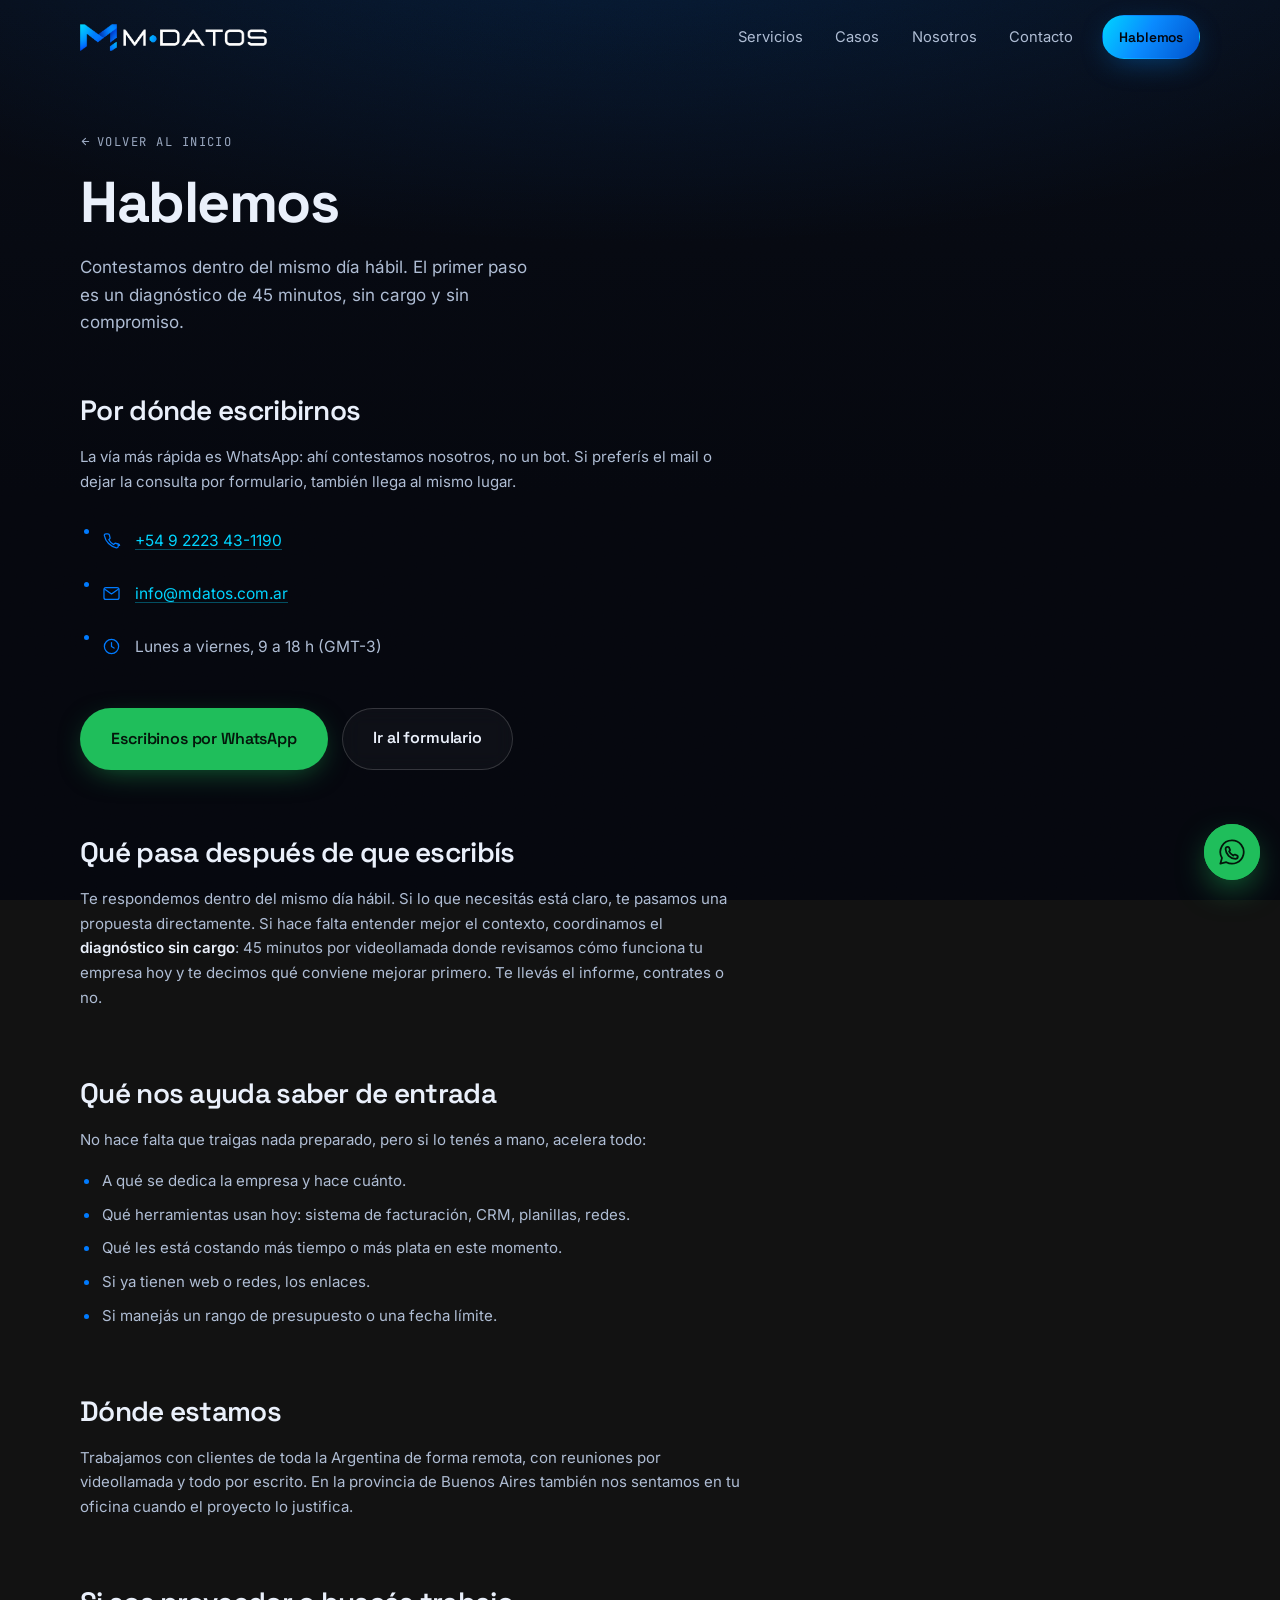
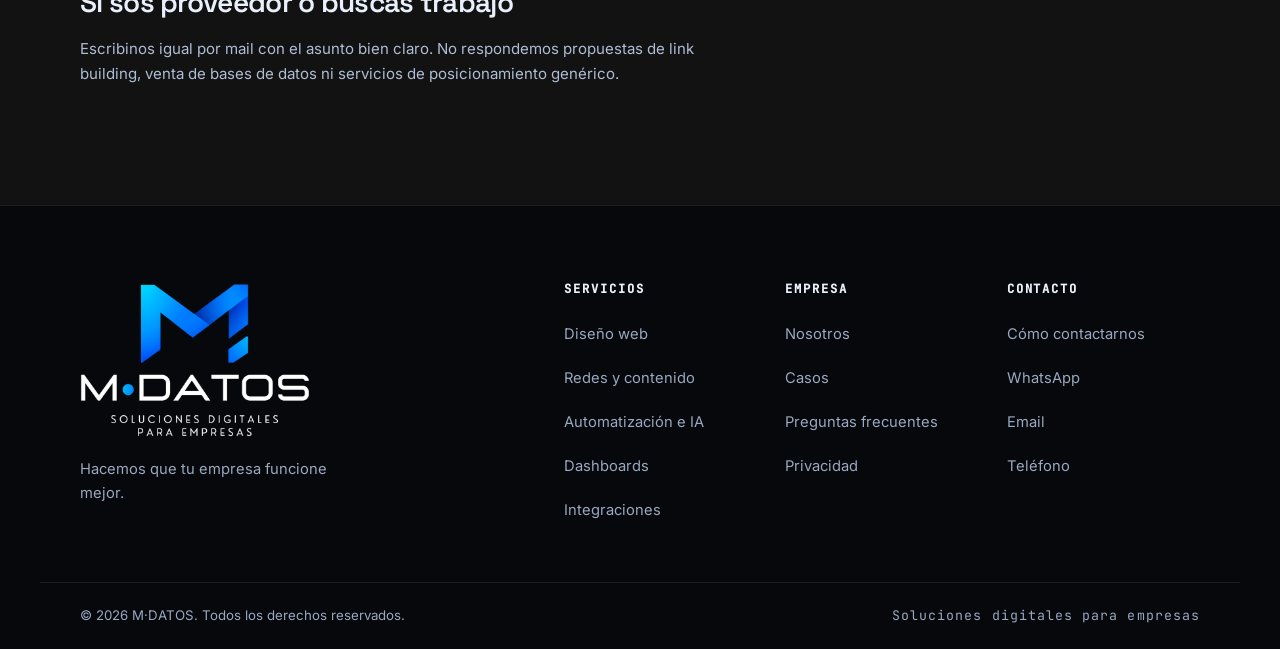
<file: contacto/index.html>
<!DOCTYPE html>
<html lang="es">
<head>
<meta charset="utf-8">
<meta name="viewport" content="width=device-width, initial-scale=1, viewport-fit=cover">
<title>Contacto — M·DATOS | Diagnóstico digital sin cargo</title>
<meta name="description" content="Escribinos por WhatsApp, mail o formulario. Diagnóstico sin cargo de 45 minutos. Lunes a viernes de 9 a 18 h, atención en toda la Argentina.">
<meta name="theme-color" content="#05070E">
<meta name="color-scheme" content="dark">

<link rel="icon" href="../assets/brand/favicon.ico" sizes="any">
<link rel="icon" type="image/png" sizes="32x32" href="../assets/brand/icon-32.png">
<link rel="apple-touch-icon" href="../assets/brand/icon-180.png">
<link rel="manifest" href="../site.webmanifest">
<link rel="canonical" href="https://mdatos.com.ar/contacto/">

<meta property="og:type" content="website">
<meta property="og:site_name" content="M·DATOS">
<meta property="og:title" content="Contacto — M·DATOS | Diagnóstico digital sin cargo">
<meta property="og:description" content="Escribinos por WhatsApp, mail o formulario. Diagnóstico sin cargo de 45 minutos. Lunes a viernes de 9 a 18 h, atención en toda la Argentina.">
<meta property="og:url" content="https://mdatos.com.ar/contacto/">
<meta property="og:image" content="https://mdatos.com.ar/assets/brand/og.png">
<meta property="og:image:width" content="1200">
<meta property="og:image:height" content="630">
<meta property="og:locale" content="es_AR">
<meta name="twitter:card" content="summary_large_image">

<link rel="preload" href="../assets/fonts/space-grotesk-700-latin.woff2" as="font" type="font/woff2" crossorigin>
<link rel="preload" href="../assets/fonts/inter-400-latin.woff2" as="font" type="font/woff2" crossorigin>
<link rel="stylesheet" href="../assets/css/fonts.css">
<link rel="stylesheet" href="../assets/css/style.css">
</head>
<body class="doc-page">

<div class="fx-grain" aria-hidden="true"></div>

<header class="hdr is-stuck" id="hdr">
  <div class="wrap hdr__in">
    <a class="hdr__logo" href="../" aria-label="M·DATOS, inicio">
      <img src="../assets/brand/logo-lockup-light.png" alt="M·DATOS" width="560" height="81">
    </a>
    <nav class="nav" id="nav" aria-label="Principal">
      <a href="../#servicios">Servicios</a>
      <a href="../#casos">Casos</a>
      <a href="../nosotros/">Nosotros</a>
      <a href="../contacto/">Contacto</a>
      <a class="btn btn--sm btn--primary" href="../#contacto">Hablemos</a>
    </nav>
    <button class="burger" id="burger" aria-label="Abrir menú" aria-expanded="false" aria-controls="nav">
      <span></span><span></span><span></span>
    </button>
  </div>
</header>

<main class="page">
  <div class="wrap">
    <a class="crumb" href="../"><svg viewBox="0 0 24 24" aria-hidden="true"><path d="M19 12H6M12 5l-7 7 7 7"/></svg> Volver al inicio</a>
    <header class="page__head">
      <h1>Hablemos</h1>
      <p>Contestamos dentro del mismo día hábil. El primer paso es un diagnóstico de 45 minutos, sin cargo y sin compromiso.</p>
    </header>
    <div class="doc">
      <h2>Por dónde escribirnos</h2>
      <p>La vía más rápida es WhatsApp: ahí contestamos nosotros, no un bot. Si preferís
      el mail o dejar la consulta por formulario, también llega al mismo lugar.</p>

      <ul class="contact__list">
        <li>
          <svg viewBox="0 0 24 24" aria-hidden="true"><path d="M20.5 16.8v2.4a2 2 0 0 1-2.2 2A19.6 19.6 0 0 1 3 5.7 2 2 0 0 1 5 3.5h2.4a2 2 0 0 1 2 1.7c.1 1 .4 1.9.7 2.8a2 2 0 0 1-.5 2.1l-1 1a16 16 0 0 0 6 6l1-1a2 2 0 0 1 2.1-.5c.9.3 1.8.6 2.8.7a2 2 0 0 1 1.7 2Z"/></svg>
          <a data-tel href="#">Cargando…</a>
        </li>
        <li>
          <svg viewBox="0 0 24 24" aria-hidden="true"><rect x="2.5" y="4.5" width="19" height="15" rx="2.5"/><path d="m3.5 6.5 8.5 6 8.5-6"/></svg>
          <a data-mail href="#">Cargando…</a>
        </li>
        <li>
          <svg viewBox="0 0 24 24" aria-hidden="true"><circle cx="12" cy="12" r="9"/><path d="M12 7v5l3.2 2"/></svg>
          <span>Lunes a viernes, 9 a 18 h (GMT-3)</span>
        </li>
      </ul>

      <div class="doc__cta">
        <a class="btn btn--wa btn--lg" data-wa href="#">Escribinos por WhatsApp</a>
        <a class="btn btn--ghost btn--lg" href="../#contacto">Ir al formulario</a>
      </div>

      <h2>Qué pasa después de que escribís</h2>
      <p>Te respondemos dentro del mismo día hábil. Si lo que necesitás está claro, te
      pasamos una propuesta directamente. Si hace falta entender mejor el contexto,
      coordinamos el <strong>diagnóstico sin cargo</strong>: 45 minutos por videollamada
      donde revisamos cómo funciona tu empresa hoy y te decimos qué conviene mejorar
      primero. Te llevás el informe, contrates o no.</p>

      <h2>Qué nos ayuda saber de entrada</h2>
      <p>No hace falta que traigas nada preparado, pero si lo tenés a mano, acelera todo:</p>
      <ul>
        <li>A qué se dedica la empresa y hace cuánto.</li>
        <li>Qué herramientas usan hoy: sistema de facturación, CRM, planillas, redes.</li>
        <li>Qué les está costando más tiempo o más plata en este momento.</li>
        <li>Si ya tienen web o redes, los enlaces.</li>
        <li>Si manejás un rango de presupuesto o una fecha límite.</li>
      </ul>

      <h2>Dónde estamos</h2>
      <p>Trabajamos con clientes de toda la Argentina de forma remota, con reuniones por
      videollamada y todo por escrito. En la provincia de Buenos Aires también nos
      sentamos en tu oficina cuando el proyecto lo justifica.</p>

      <h2>Si sos proveedor o buscás trabajo</h2>
      <p>Escribinos igual por mail con el asunto bien claro. No respondemos propuestas
      de link building, venta de bases de datos ni servicios de posicionamiento
      genérico.</p>
    </div>
  </div>
</main>

<footer class="ftr">
  <div class="wrap ftr__in">
    <div class="ftr__brand">
      <img src="../assets/brand/logo-stacked-light.png" alt="M·DATOS — Soluciones digitales para empresas" width="700" height="468" loading="lazy">
      <p>Hacemos que tu empresa funcione mejor.</p>
    </div>
    <nav class="ftr__nav" aria-label="Pie de página">
      <div>
        <h4>Servicios</h4>
        <a href="../#servicios">Diseño web</a>
        <a href="../#servicios">Redes y contenido</a>
        <a href="../#servicios">Automatización e IA</a>
        <a href="../#servicios">Dashboards</a>
        <a href="../#servicios">Integraciones</a>
      </div>
      <div>
        <h4>Empresa</h4>
        <a href="../nosotros/">Nosotros</a>
        <a href="../#casos">Casos</a>
        <a href="../#faq">Preguntas frecuentes</a>
        <a href="../privacidad/">Privacidad</a>
      </div>
      <div>
        <h4>Contacto</h4>
        <a href="../contacto/">Cómo contactarnos</a>
        <a data-wa href="#">WhatsApp</a>
        <a data-mail href="#">Email</a>
        <a data-tel href="#">Teléfono</a>
      </div>
    </nav>
  </div>
  <div class="wrap ftr__bot">
    <p>© <span id="yr">2026</span> M·DATOS. Todos los derechos reservados.</p>
    <p class="ftr__mono">Soluciones digitales para empresas</p>
  </div>
</footer>

<a class="wa-float" data-wa href="#" aria-label="Escribinos por WhatsApp">
  <svg viewBox="0 0 24 24" aria-hidden="true"><path d="M12 2a10 10 0 0 0-8.6 15.1L2 22l5.1-1.3A10 10 0 1 0 12 2Z"/><path d="M8.6 7.6c.3 0 .6 0 .8.5l.9 2c.1.3 0 .6-.2.8l-.6.6a7.6 7.6 0 0 0 3.6 3.6l.6-.7c.2-.2.5-.3.8-.2l2 .9c.4.2.5.5.5.8 0 1.2-1 2-2.1 2a9 9 0 0 1-8.4-8.4c0-1.1.8-2 1.9-2Z"/></svg>
</a>

<script src="../assets/js/config.js"></script>
<script src="../assets/js/main.js" defer></script>

<script type="application/ld+json">
{
  "@context": "https://schema.org",
  "@type": "ContactPage",
  "name": "Contacto — M·DATOS | Diagnóstico digital sin cargo",
  "description": "Escribinos por WhatsApp, mail o formulario. Diagnóstico sin cargo de 45 minutos. Lunes a viernes de 9 a 18 h, atención en toda la Argentina.",
  "url": "https://mdatos.com.ar/contacto/",
  "inLanguage": "es-AR",
  "isPartOf": { "@type": "WebSite", "name": "M·DATOS", "url": "https://mdatos.com.ar/" },
  "about": { "@id": "https://mdatos.com.ar/#organizacion" },
  "publisher": { "@id": "https://mdatos.com.ar/#organizacion" }
}
</script>
</body>
</html>
</file>
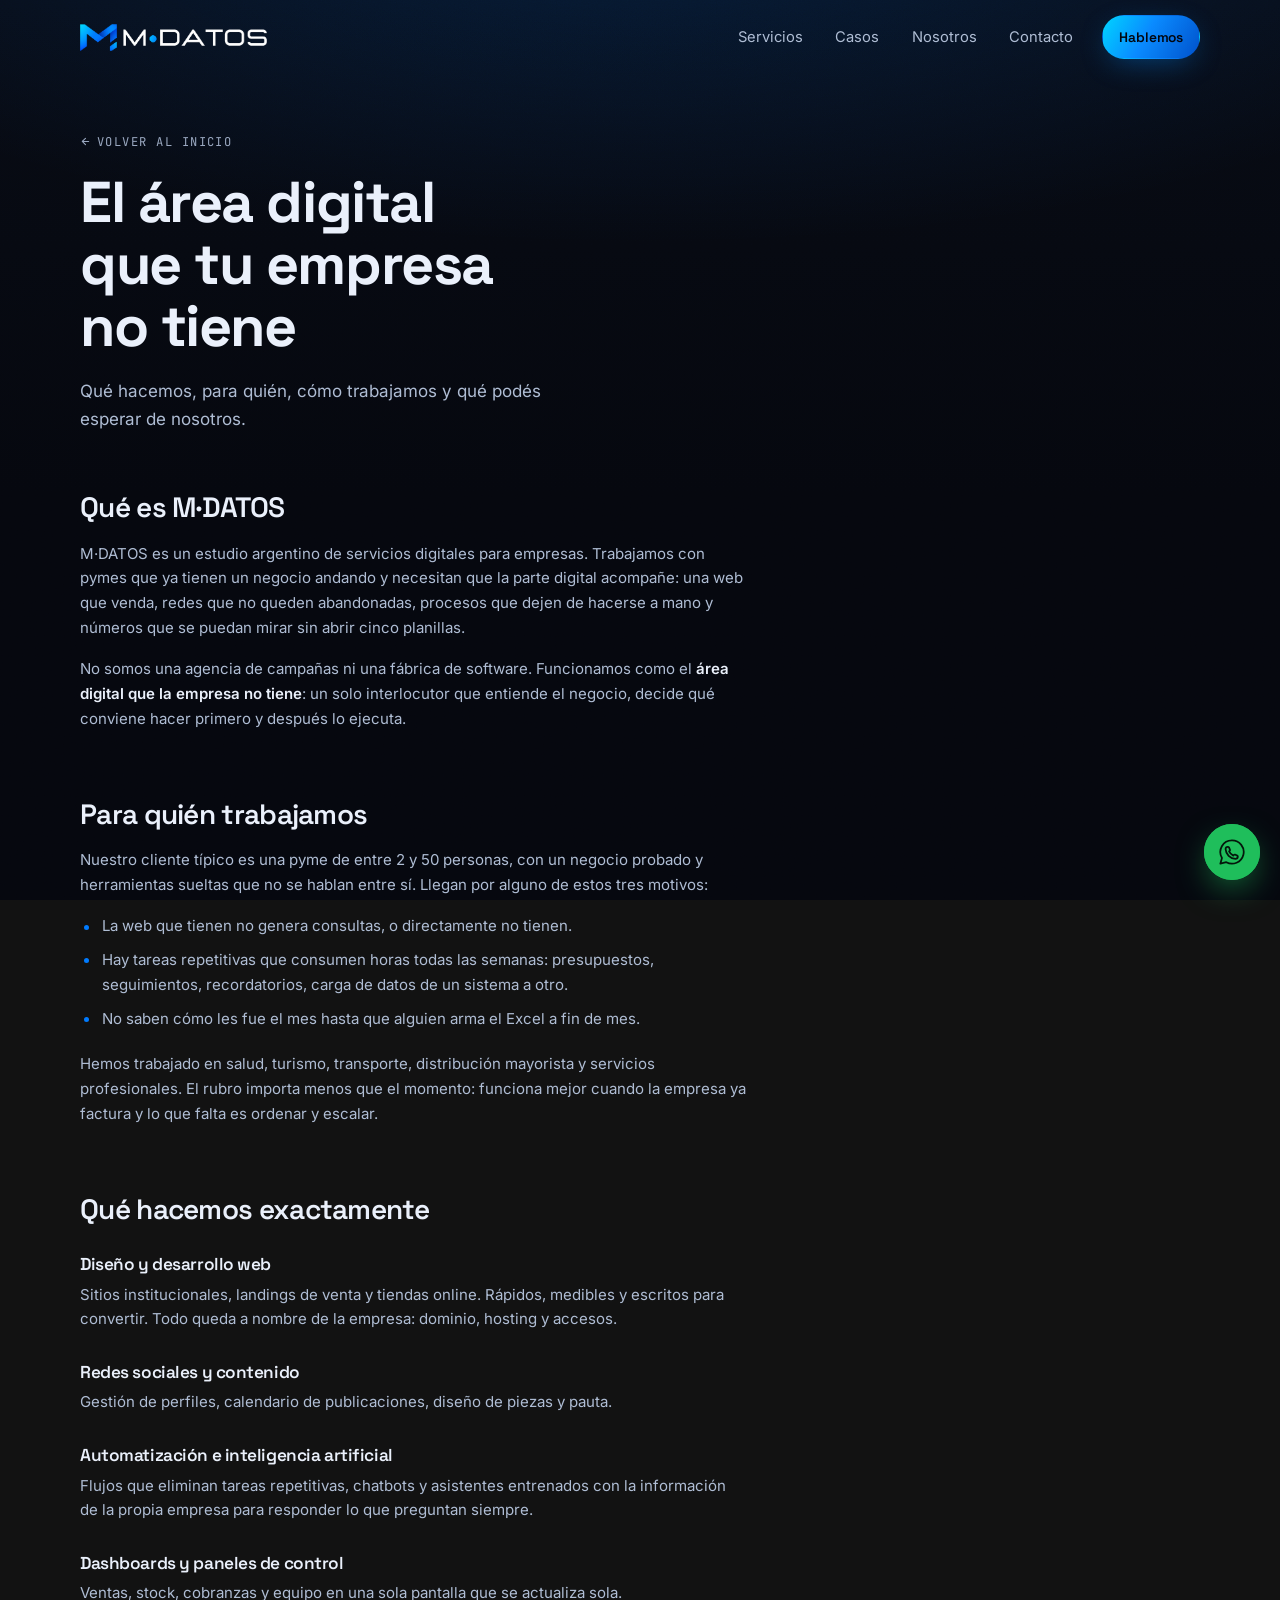
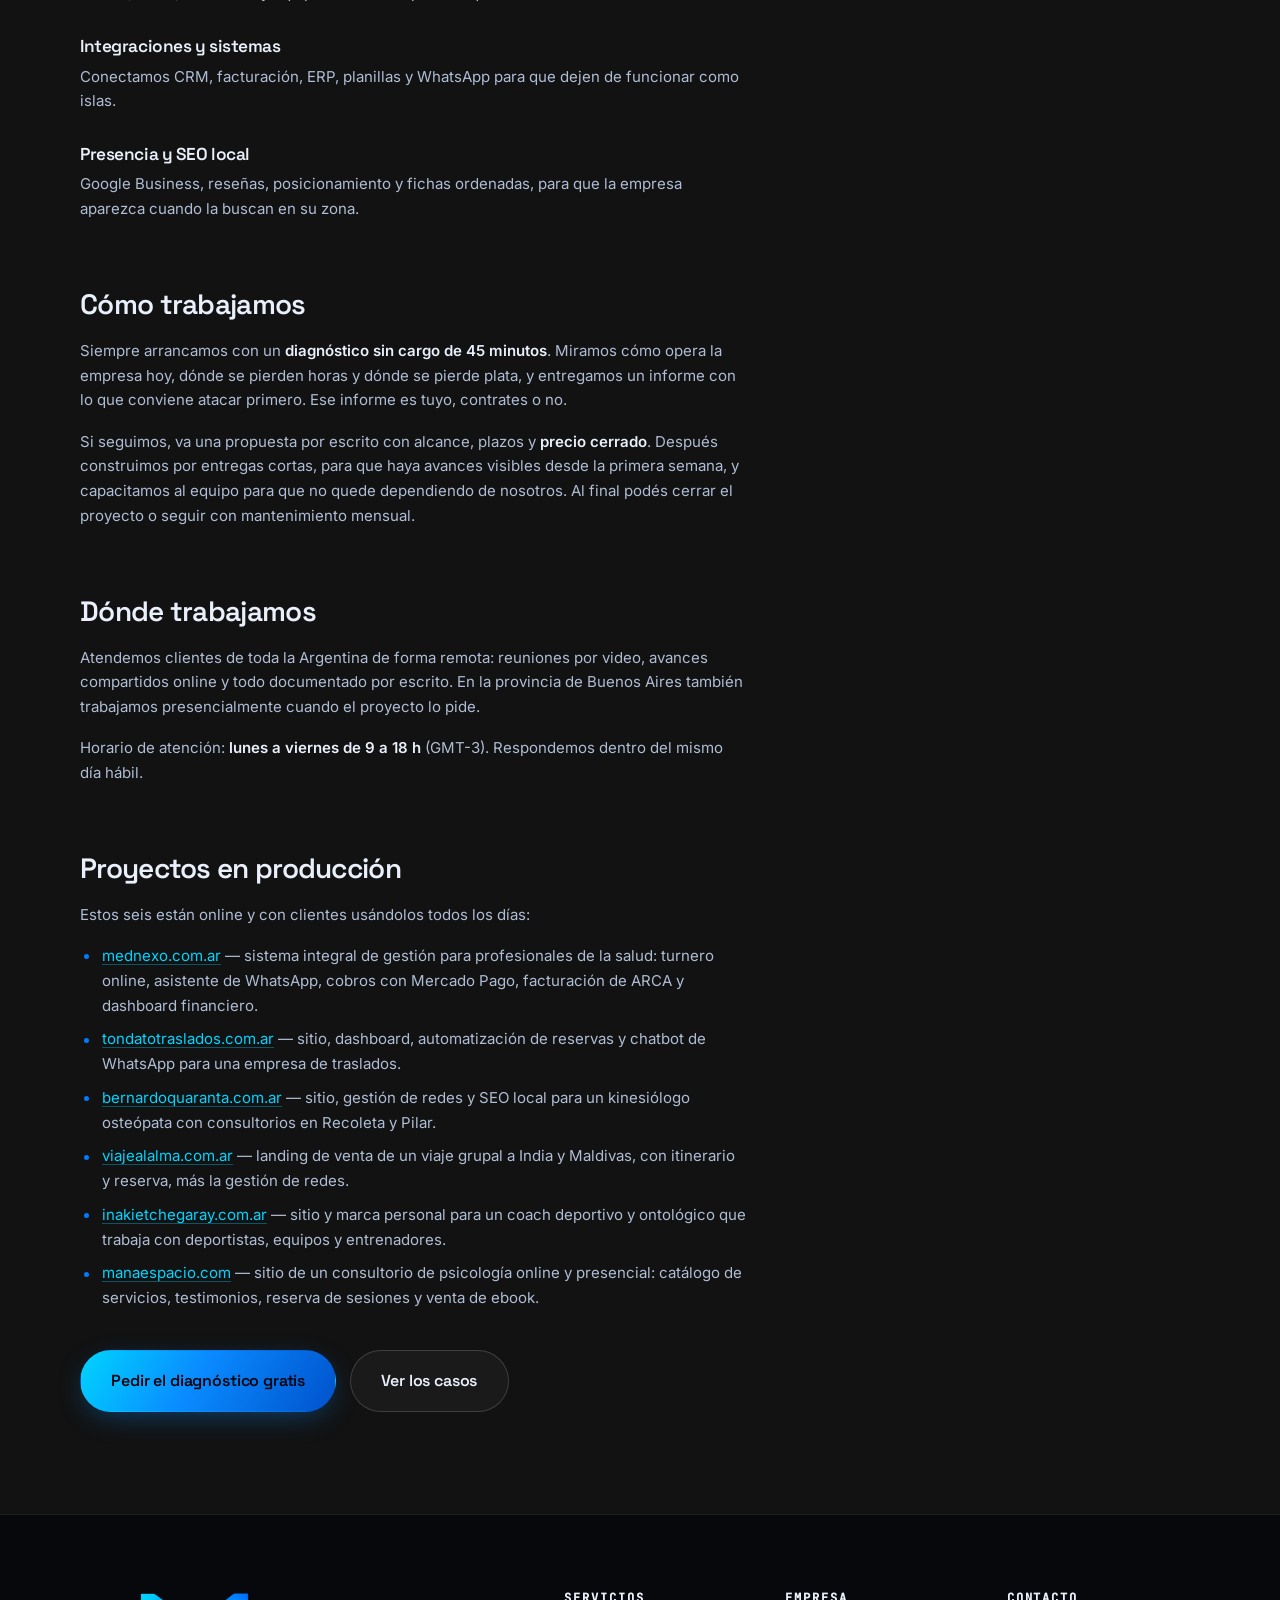
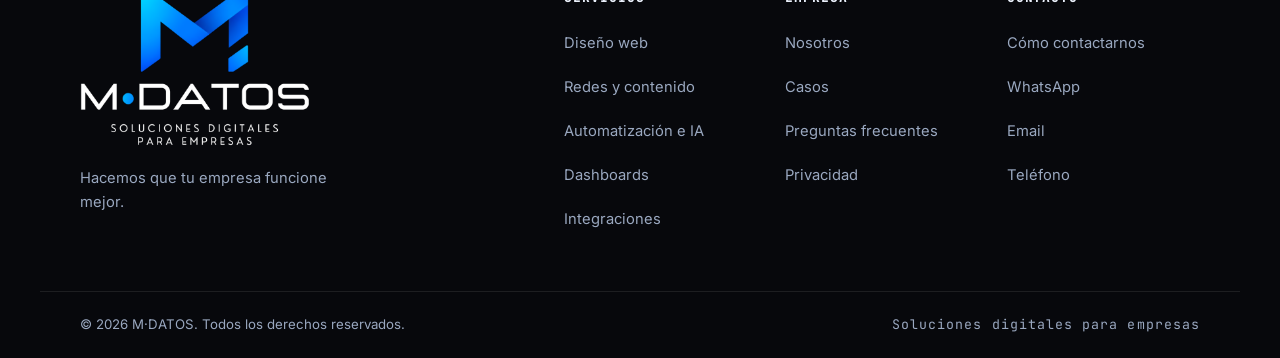
<file: nosotros/index.html>
<!DOCTYPE html>
<html lang="es">
<head>
<meta charset="utf-8">
<meta name="viewport" content="width=device-width, initial-scale=1, viewport-fit=cover">
<title>Nosotros — M·DATOS | Servicios digitales para pymes en Argentina</title>
<meta name="description" content="Quiénes somos, para qué tipo de empresa trabajamos, qué servicios damos y cómo es nuestro proceso. Estudio argentino de servicios digitales para pymes.">
<meta name="theme-color" content="#05070E">
<meta name="color-scheme" content="dark">

<link rel="icon" href="../assets/brand/favicon.ico" sizes="any">
<link rel="icon" type="image/png" sizes="32x32" href="../assets/brand/icon-32.png">
<link rel="apple-touch-icon" href="../assets/brand/icon-180.png">
<link rel="manifest" href="../site.webmanifest">
<link rel="canonical" href="https://mdatos.com.ar/nosotros/">

<meta property="og:type" content="website">
<meta property="og:site_name" content="M·DATOS">
<meta property="og:title" content="Nosotros — M·DATOS | Servicios digitales para pymes en Argentina">
<meta property="og:description" content="Quiénes somos, para qué tipo de empresa trabajamos, qué servicios damos y cómo es nuestro proceso. Estudio argentino de servicios digitales para pymes.">
<meta property="og:url" content="https://mdatos.com.ar/nosotros/">
<meta property="og:image" content="https://mdatos.com.ar/assets/brand/og.png">
<meta property="og:image:width" content="1200">
<meta property="og:image:height" content="630">
<meta property="og:locale" content="es_AR">
<meta name="twitter:card" content="summary_large_image">

<link rel="preload" href="../assets/fonts/space-grotesk-700-latin.woff2" as="font" type="font/woff2" crossorigin>
<link rel="preload" href="../assets/fonts/inter-400-latin.woff2" as="font" type="font/woff2" crossorigin>
<link rel="stylesheet" href="../assets/css/fonts.css">
<link rel="stylesheet" href="../assets/css/style.css">
</head>
<body class="doc-page">

<div class="fx-grain" aria-hidden="true"></div>

<header class="hdr is-stuck" id="hdr">
  <div class="wrap hdr__in">
    <a class="hdr__logo" href="../" aria-label="M·DATOS, inicio">
      <img src="../assets/brand/logo-lockup-light.png" alt="M·DATOS" width="560" height="81">
    </a>
    <nav class="nav" id="nav" aria-label="Principal">
      <a href="../#servicios">Servicios</a>
      <a href="../#casos">Casos</a>
      <a href="../nosotros/">Nosotros</a>
      <a href="../contacto/">Contacto</a>
      <a class="btn btn--sm btn--primary" href="../#contacto">Hablemos</a>
    </nav>
    <button class="burger" id="burger" aria-label="Abrir menú" aria-expanded="false" aria-controls="nav">
      <span></span><span></span><span></span>
    </button>
  </div>
</header>

<main class="page">
  <div class="wrap">
    <a class="crumb" href="../"><svg viewBox="0 0 24 24" aria-hidden="true"><path d="M19 12H6M12 5l-7 7 7 7"/></svg> Volver al inicio</a>
    <header class="page__head">
      <h1>El área digital que tu empresa no tiene</h1>
      <p>Qué hacemos, para quién, cómo trabajamos y qué podés esperar de nosotros.</p>
    </header>
    <div class="doc">
      <h2>Qué es M·DATOS</h2>
      <p>M·DATOS es un estudio argentino de servicios digitales para empresas. Trabajamos
      con pymes que ya tienen un negocio andando y necesitan que la parte digital
      acompañe: una web que venda, redes que no queden abandonadas, procesos que dejen
      de hacerse a mano y números que se puedan mirar sin abrir cinco planillas.</p>
      <p>No somos una agencia de campañas ni una fábrica de software. Funcionamos como
      el <strong>área digital que la empresa no tiene</strong>: un solo interlocutor que
      entiende el negocio, decide qué conviene hacer primero y después lo ejecuta.</p>

      <h2>Para quién trabajamos</h2>
      <p>Nuestro cliente típico es una pyme de entre 2 y 50 personas, con un negocio
      probado y herramientas sueltas que no se hablan entre sí. Llegan por alguno de
      estos tres motivos:</p>
      <ul>
        <li>La web que tienen no genera consultas, o directamente no tienen.</li>
        <li>Hay tareas repetitivas que consumen horas todas las semanas: presupuestos,
        seguimientos, recordatorios, carga de datos de un sistema a otro.</li>
        <li>No saben cómo les fue el mes hasta que alguien arma el Excel a fin de mes.</li>
      </ul>
      <p>Hemos trabajado en salud, turismo, transporte, distribución mayorista y
      servicios profesionales. El rubro importa menos que el momento: funciona mejor
      cuando la empresa ya factura y lo que falta es ordenar y escalar.</p>

      <h2>Qué hacemos exactamente</h2>
      <h3>Diseño y desarrollo web</h3>
      <p>Sitios institucionales, landings de venta y tiendas online. Rápidos, medibles y
      escritos para convertir. Todo queda a nombre de la empresa: dominio, hosting y
      accesos.</p>
      <h3>Redes sociales y contenido</h3>
      <p>Gestión de perfiles, calendario de publicaciones, diseño de piezas y pauta.</p>
      <h3>Automatización e inteligencia artificial</h3>
      <p>Flujos que eliminan tareas repetitivas, chatbots y asistentes entrenados con la
      información de la propia empresa para responder lo que preguntan siempre.</p>
      <h3>Dashboards y paneles de control</h3>
      <p>Ventas, stock, cobranzas y equipo en una sola pantalla que se actualiza sola.</p>
      <h3>Integraciones y sistemas</h3>
      <p>Conectamos CRM, facturación, ERP, planillas y WhatsApp para que dejen de
      funcionar como islas.</p>
      <h3>Presencia y SEO local</h3>
      <p>Google Business, reseñas, posicionamiento y fichas ordenadas, para que la
      empresa aparezca cuando la buscan en su zona.</p>

      <h2>Cómo trabajamos</h2>
      <p>Siempre arrancamos con un <strong>diagnóstico sin cargo de 45 minutos</strong>.
      Miramos cómo opera la empresa hoy, dónde se pierden horas y dónde se pierde plata,
      y entregamos un informe con lo que conviene atacar primero. Ese informe es tuyo,
      contrates o no.</p>
      <p>Si seguimos, va una propuesta por escrito con alcance, plazos y
      <strong>precio cerrado</strong>. Después construimos por entregas cortas, para que
      haya avances visibles desde la primera semana, y capacitamos al equipo para que no
      quede dependiendo de nosotros. Al final podés cerrar el proyecto o seguir con
      mantenimiento mensual.</p>

      <h2>Dónde trabajamos</h2>
      <p>Atendemos clientes de toda la Argentina de forma remota: reuniones por video,
      avances compartidos online y todo documentado por escrito. En la provincia de
      Buenos Aires también trabajamos presencialmente cuando el proyecto lo pide.</p>
      <p>Horario de atención: <strong>lunes a viernes de 9 a 18 h</strong> (GMT-3).
      Respondemos dentro del mismo día hábil.</p>

      <h2>Proyectos en producción</h2>
      <p>Estos seis están online y con clientes usándolos todos los días:</p>
      <ul>
        <li><a href="https://www.mednexo.com.ar" target="_blank" rel="noopener">mednexo.com.ar</a>
        — sistema integral de gestión para profesionales de la salud: turnero online, asistente de
        WhatsApp, cobros con Mercado Pago, facturación de ARCA y dashboard financiero.</li>
        <li><a href="https://www.tondatotraslados.com.ar" target="_blank" rel="noopener">tondatotraslados.com.ar</a>
        — sitio, dashboard, automatización de reservas y chatbot de WhatsApp para una empresa de traslados.</li>
        <li><a href="https://www.bernardoquaranta.com.ar" target="_blank" rel="noopener">bernardoquaranta.com.ar</a>
        — sitio, gestión de redes y SEO local para un kinesiólogo osteópata con consultorios en Recoleta y Pilar.</li>
        <li><a href="https://www.viajealalma.com.ar" target="_blank" rel="noopener">viajealalma.com.ar</a>
        — landing de venta de un viaje grupal a India y Maldivas, con itinerario y reserva, más la gestión de redes.</li>
        <li><a href="https://www.inakietchegaray.com.ar" target="_blank" rel="noopener">inakietchegaray.com.ar</a>
        — sitio y marca personal para un coach deportivo y ontológico que trabaja con deportistas, equipos y entrenadores.</li>
        <li><a href="https://manaespacio.com" target="_blank" rel="noopener">manaespacio.com</a>
        — sitio de un consultorio de psicología online y presencial: catálogo de servicios, testimonios, reserva de sesiones y venta de ebook.</li>
      </ul>

      <div class="doc__cta">
        <a class="btn btn--primary btn--lg" href="../contacto/">Pedir el diagnóstico gratis</a>
        <a class="btn btn--ghost btn--lg" href="../#casos">Ver los casos</a>
      </div>
    </div>
  </div>
</main>

<footer class="ftr">
  <div class="wrap ftr__in">
    <div class="ftr__brand">
      <img src="../assets/brand/logo-stacked-light.png" alt="M·DATOS — Soluciones digitales para empresas" width="700" height="468" loading="lazy">
      <p>Hacemos que tu empresa funcione mejor.</p>
    </div>
    <nav class="ftr__nav" aria-label="Pie de página">
      <div>
        <h4>Servicios</h4>
        <a href="../#servicios">Diseño web</a>
        <a href="../#servicios">Redes y contenido</a>
        <a href="../#servicios">Automatización e IA</a>
        <a href="../#servicios">Dashboards</a>
        <a href="../#servicios">Integraciones</a>
      </div>
      <div>
        <h4>Empresa</h4>
        <a href="../nosotros/">Nosotros</a>
        <a href="../#casos">Casos</a>
        <a href="../#faq">Preguntas frecuentes</a>
        <a href="../privacidad/">Privacidad</a>
      </div>
      <div>
        <h4>Contacto</h4>
        <a href="../contacto/">Cómo contactarnos</a>
        <a data-wa href="#">WhatsApp</a>
        <a data-mail href="#">Email</a>
        <a data-tel href="#">Teléfono</a>
      </div>
    </nav>
  </div>
  <div class="wrap ftr__bot">
    <p>© <span id="yr">2026</span> M·DATOS. Todos los derechos reservados.</p>
    <p class="ftr__mono">Soluciones digitales para empresas</p>
  </div>
</footer>

<a class="wa-float" data-wa href="#" aria-label="Escribinos por WhatsApp">
  <svg viewBox="0 0 24 24" aria-hidden="true"><path d="M12 2a10 10 0 0 0-8.6 15.1L2 22l5.1-1.3A10 10 0 1 0 12 2Z"/><path d="M8.6 7.6c.3 0 .6 0 .8.5l.9 2c.1.3 0 .6-.2.8l-.6.6a7.6 7.6 0 0 0 3.6 3.6l.6-.7c.2-.2.5-.3.8-.2l2 .9c.4.2.5.5.5.8 0 1.2-1 2-2.1 2a9 9 0 0 1-8.4-8.4c0-1.1.8-2 1.9-2Z"/></svg>
</a>

<script src="../assets/js/config.js"></script>
<script src="../assets/js/main.js" defer></script>

<script type="application/ld+json">
{
  "@context": "https://schema.org",
  "@type": "AboutPage",
  "name": "Nosotros — M·DATOS | Servicios digitales para pymes en Argentina",
  "description": "Quiénes somos, para qué tipo de empresa trabajamos, qué servicios damos y cómo es nuestro proceso. Estudio argentino de servicios digitales para pymes.",
  "url": "https://mdatos.com.ar/nosotros/",
  "inLanguage": "es-AR",
  "isPartOf": { "@type": "WebSite", "name": "M·DATOS", "url": "https://mdatos.com.ar/" },
  "about": { "@id": "https://mdatos.com.ar/#organizacion" },
  "publisher": { "@id": "https://mdatos.com.ar/#organizacion" }
}
</script>
</body>
</html>
</file>
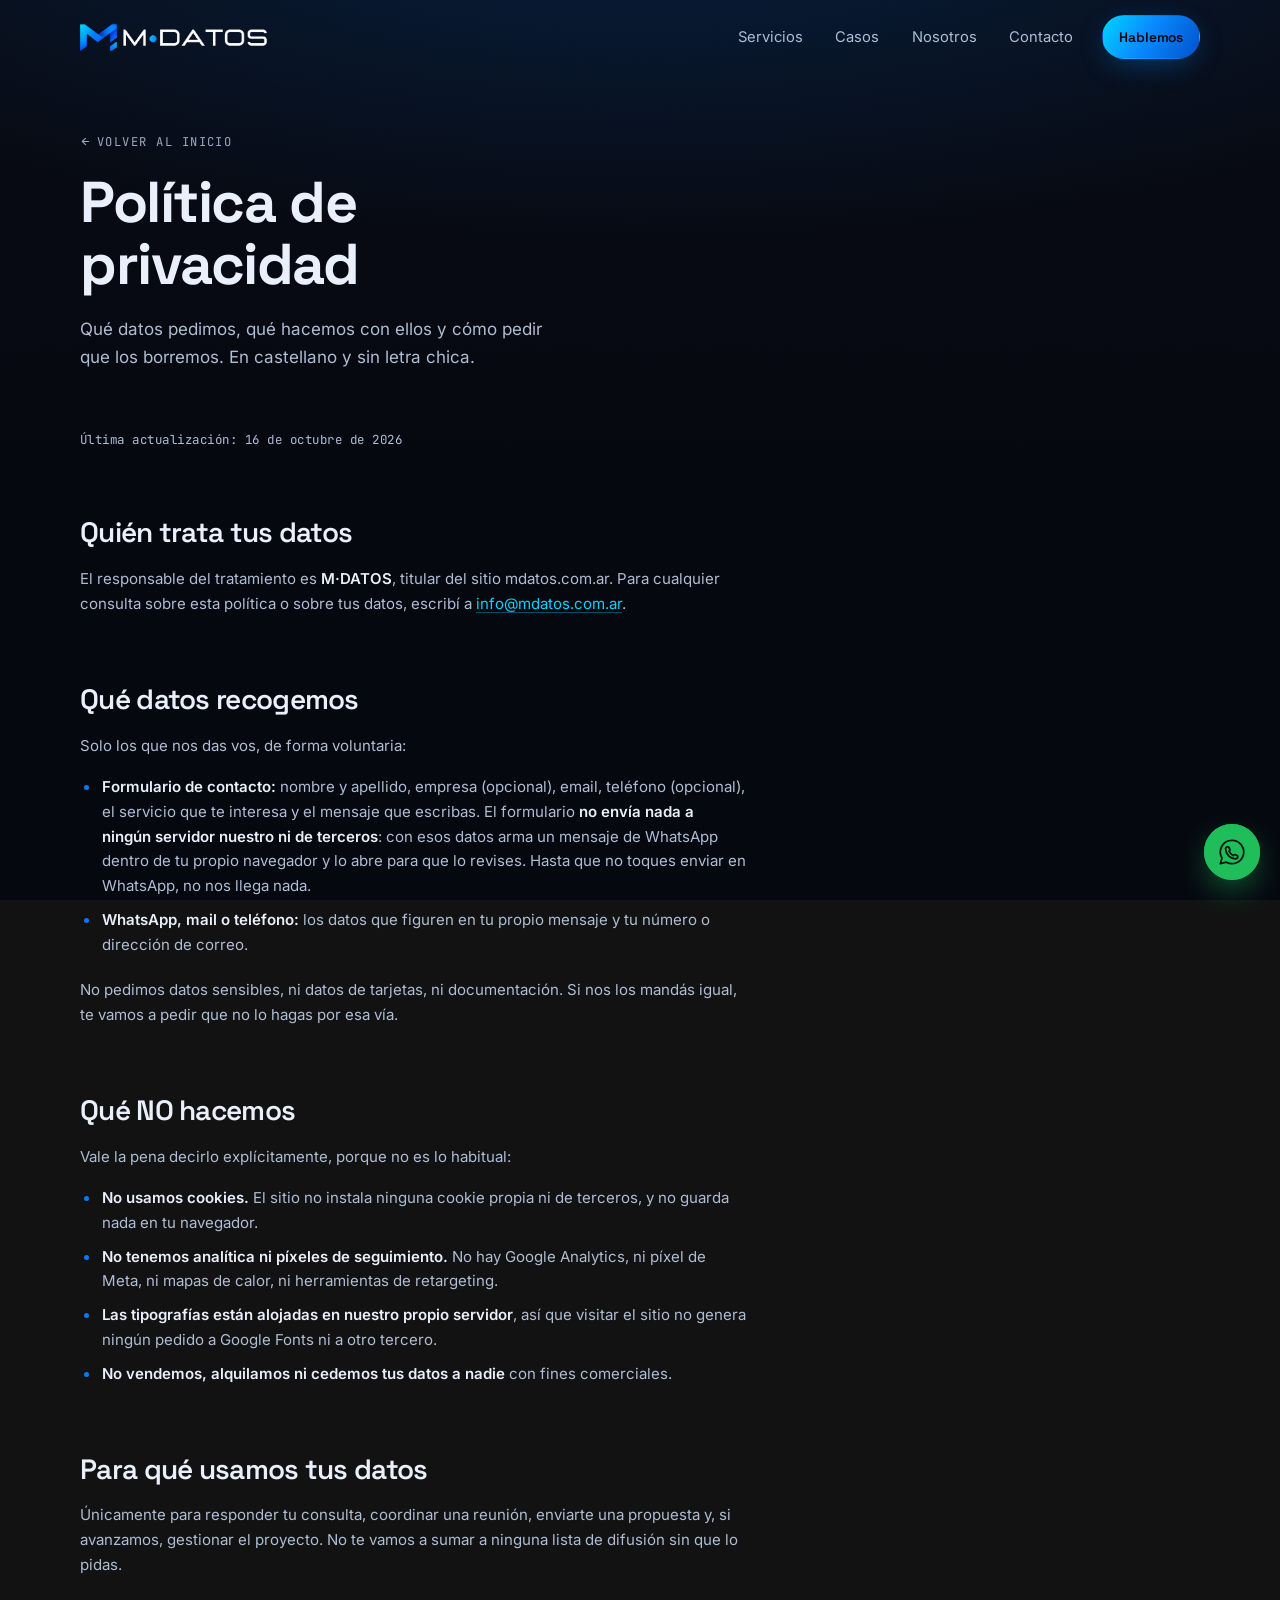
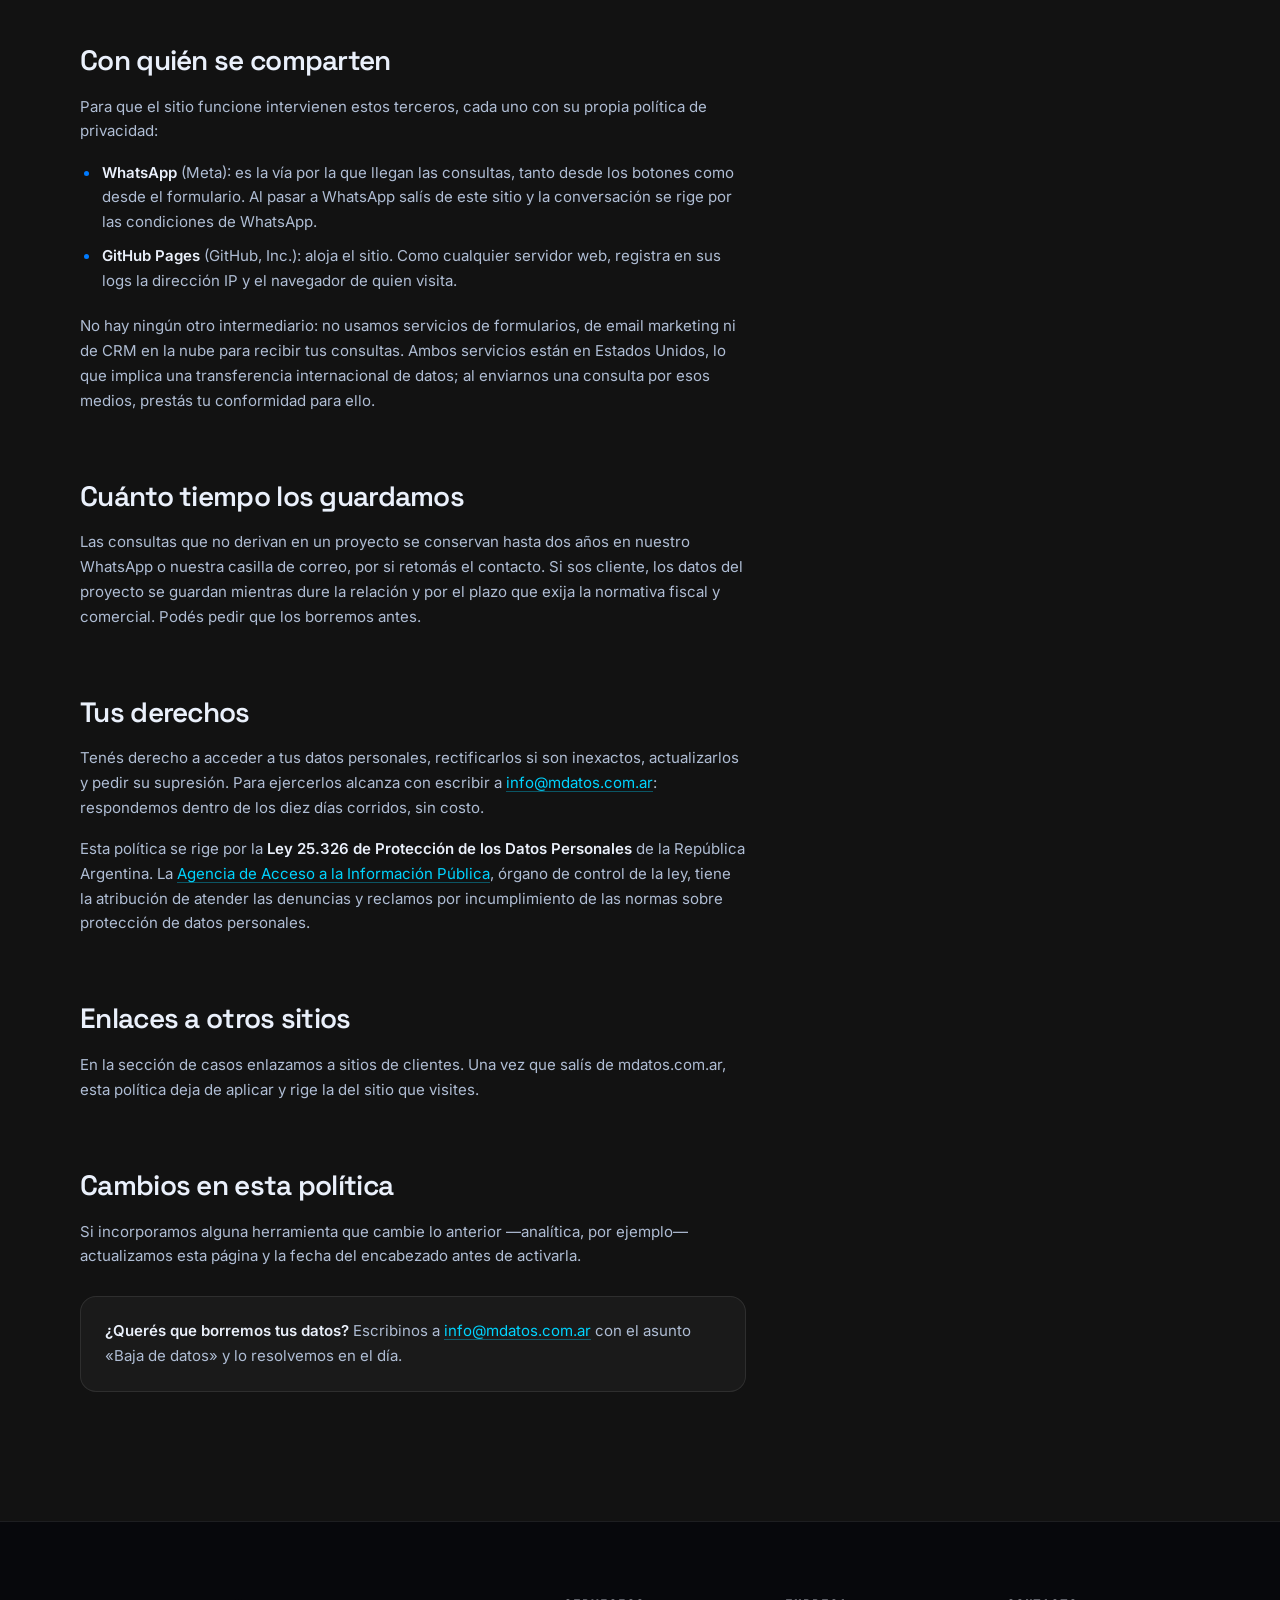
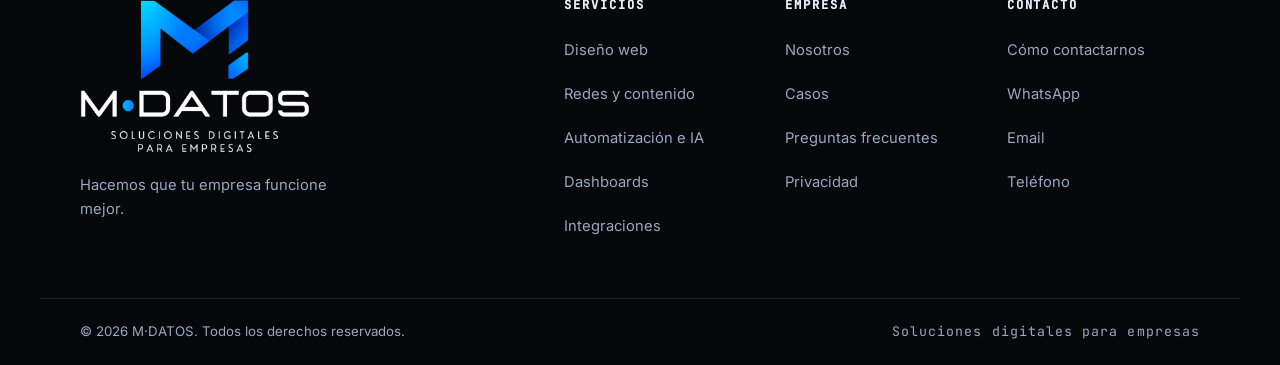
<file: privacidad/index.html>
<!DOCTYPE html>
<html lang="es">
<head>
<meta charset="utf-8">
<meta name="viewport" content="width=device-width, initial-scale=1, viewport-fit=cover">
<title>Política de privacidad — M·DATOS</title>
<meta name="description" content="Qué datos recogemos, para qué los usamos, con quién se comparten y cómo pedir su baja. Sin cookies, sin analítica y sin seguimiento de terceros.">
<meta name="theme-color" content="#05070E">
<meta name="color-scheme" content="dark">

<link rel="icon" href="../assets/brand/favicon.ico" sizes="any">
<link rel="icon" type="image/png" sizes="32x32" href="../assets/brand/icon-32.png">
<link rel="apple-touch-icon" href="../assets/brand/icon-180.png">
<link rel="manifest" href="../site.webmanifest">
<link rel="canonical" href="https://mdatos.com.ar/privacidad/">

<meta property="og:type" content="website">
<meta property="og:site_name" content="M·DATOS">
<meta property="og:title" content="Política de privacidad — M·DATOS">
<meta property="og:description" content="Qué datos recogemos, para qué los usamos, con quién se comparten y cómo pedir su baja. Sin cookies, sin analítica y sin seguimiento de terceros.">
<meta property="og:url" content="https://mdatos.com.ar/privacidad/">
<meta property="og:image" content="https://mdatos.com.ar/assets/brand/og.png">
<meta property="og:image:width" content="1200">
<meta property="og:image:height" content="630">
<meta property="og:locale" content="es_AR">
<meta name="twitter:card" content="summary_large_image">

<link rel="preload" href="../assets/fonts/space-grotesk-700-latin.woff2" as="font" type="font/woff2" crossorigin>
<link rel="preload" href="../assets/fonts/inter-400-latin.woff2" as="font" type="font/woff2" crossorigin>
<link rel="stylesheet" href="../assets/css/fonts.css">
<link rel="stylesheet" href="../assets/css/style.css">
</head>
<body class="doc-page">

<div class="fx-grain" aria-hidden="true"></div>

<header class="hdr is-stuck" id="hdr">
  <div class="wrap hdr__in">
    <a class="hdr__logo" href="../" aria-label="M·DATOS, inicio">
      <img src="../assets/brand/logo-lockup-light.png" alt="M·DATOS" width="560" height="81">
    </a>
    <nav class="nav" id="nav" aria-label="Principal">
      <a href="../#servicios">Servicios</a>
      <a href="../#casos">Casos</a>
      <a href="../nosotros/">Nosotros</a>
      <a href="../contacto/">Contacto</a>
      <a class="btn btn--sm btn--primary" href="../#contacto">Hablemos</a>
    </nav>
    <button class="burger" id="burger" aria-label="Abrir menú" aria-expanded="false" aria-controls="nav">
      <span></span><span></span><span></span>
    </button>
  </div>
</header>

<main class="page">
  <div class="wrap">
    <a class="crumb" href="../"><svg viewBox="0 0 24 24" aria-hidden="true"><path d="M19 12H6M12 5l-7 7 7 7"/></svg> Volver al inicio</a>
    <header class="page__head">
      <h1>Política de privacidad</h1>
      <p>Qué datos pedimos, qué hacemos con ellos y cómo pedir que los borremos. En castellano y sin letra chica.</p>
    </header>
    <div class="doc">
      <p class="doc__meta">Última actualización: 16 de octubre de 2026</p>

      <h2>Quién trata tus datos</h2>
      <p>El responsable del tratamiento es <strong>M·DATOS</strong>, titular del sitio
      mdatos.com.ar. Para cualquier consulta sobre esta política o sobre tus datos,
      escribí a <a data-mail href="#">info@mdatos.com.ar</a>.</p>

      <h2>Qué datos recogemos</h2>
      <p>Solo los que nos das vos, de forma voluntaria:</p>
      <ul>
        <li><strong>Formulario de contacto:</strong> nombre y apellido, empresa (opcional),
        email, teléfono (opcional), el servicio que te interesa y el mensaje que escribas.
        El formulario <strong>no envía nada a ningún servidor nuestro ni de terceros</strong>:
        con esos datos arma un mensaje de WhatsApp dentro de tu propio navegador y lo abre
        para que lo revises. Hasta que no toques enviar en WhatsApp, no nos llega nada.</li>
        <li><strong>WhatsApp, mail o teléfono:</strong> los datos que figuren en tu propio
        mensaje y tu número o dirección de correo.</li>
      </ul>
      <p>No pedimos datos sensibles, ni datos de tarjetas, ni documentación. Si nos los
      mandás igual, te vamos a pedir que no lo hagas por esa vía.</p>

      <h2>Qué NO hacemos</h2>
      <p>Vale la pena decirlo explícitamente, porque no es lo habitual:</p>
      <ul>
        <li><strong>No usamos cookies.</strong> El sitio no instala ninguna cookie propia
        ni de terceros, y no guarda nada en tu navegador.</li>
        <li><strong>No tenemos analítica ni píxeles de seguimiento.</strong> No hay Google
        Analytics, ni píxel de Meta, ni mapas de calor, ni herramientas de retargeting.</li>
        <li><strong>Las tipografías están alojadas en nuestro propio servidor</strong>, así
        que visitar el sitio no genera ningún pedido a Google Fonts ni a otro tercero.</li>
        <li><strong>No vendemos, alquilamos ni cedemos tus datos a nadie</strong> con fines
        comerciales.</li>
      </ul>

      <h2>Para qué usamos tus datos</h2>
      <p>Únicamente para responder tu consulta, coordinar una reunión, enviarte una
      propuesta y, si avanzamos, gestionar el proyecto. No te vamos a sumar a ninguna
      lista de difusión sin que lo pidas.</p>

      <h2>Con quién se comparten</h2>
      <p>Para que el sitio funcione intervienen estos terceros, cada uno con su propia
      política de privacidad:</p>
      <ul>
        <li><strong>WhatsApp</strong> (Meta): es la vía por la que llegan las consultas,
        tanto desde los botones como desde el formulario. Al pasar a WhatsApp salís de este
        sitio y la conversación se rige por las condiciones de WhatsApp.</li>
        <li><strong>GitHub Pages</strong> (GitHub, Inc.): aloja el sitio. Como cualquier
        servidor web, registra en sus logs la dirección IP y el navegador de quien visita.</li>
      </ul>
      <p>No hay ningún otro intermediario: no usamos servicios de formularios, de
      email marketing ni de CRM en la nube para recibir tus consultas. Ambos servicios
      están en Estados Unidos, lo que implica una transferencia internacional de datos;
      al enviarnos una consulta por esos medios, prestás tu conformidad para ello.</p>

      <h2>Cuánto tiempo los guardamos</h2>
      <p>Las consultas que no derivan en un proyecto se conservan hasta dos años en
      nuestro WhatsApp o nuestra casilla de correo, por si retomás el contacto. Si sos cliente, los datos
      del proyecto se guardan mientras dure la relación y por el plazo que exija la
      normativa fiscal y comercial. Podés pedir que los borremos antes.</p>

      <h2>Tus derechos</h2>
      <p>Tenés derecho a acceder a tus datos personales, rectificarlos si son inexactos,
      actualizarlos y pedir su supresión. Para ejercerlos alcanza con escribir a
      <a data-mail href="#">info@mdatos.com.ar</a>: respondemos dentro de los diez
      días corridos, sin costo.</p>
      <p>Esta política se rige por la <strong>Ley 25.326 de Protección de los Datos
      Personales</strong> de la República Argentina. La
      <a href="https://www.argentina.gob.ar/aaip" target="_blank" rel="noopener">Agencia de
      Acceso a la Información Pública</a>, órgano de control de la ley, tiene la atribución
      de atender las denuncias y reclamos por incumplimiento de las normas sobre protección
      de datos personales.</p>

      <h2>Enlaces a otros sitios</h2>
      <p>En la sección de casos enlazamos a sitios de clientes. Una vez que salís de
      mdatos.com.ar, esta política deja de aplicar y rige la del sitio que visites.</p>

      <h2>Cambios en esta política</h2>
      <p>Si incorporamos alguna herramienta que cambie lo anterior —analítica, por
      ejemplo— actualizamos esta página y la fecha del encabezado antes de activarla.</p>

      <div class="doc__box">
        <p><strong>¿Querés que borremos tus datos?</strong> Escribinos a
        <a data-mail href="#">info@mdatos.com.ar</a> con el asunto «Baja de datos» y
        lo resolvemos en el día.</p>
      </div>
    </div>
  </div>
</main>

<footer class="ftr">
  <div class="wrap ftr__in">
    <div class="ftr__brand">
      <img src="../assets/brand/logo-stacked-light.png" alt="M·DATOS — Soluciones digitales para empresas" width="700" height="468" loading="lazy">
      <p>Hacemos que tu empresa funcione mejor.</p>
    </div>
    <nav class="ftr__nav" aria-label="Pie de página">
      <div>
        <h4>Servicios</h4>
        <a href="../#servicios">Diseño web</a>
        <a href="../#servicios">Redes y contenido</a>
        <a href="../#servicios">Automatización e IA</a>
        <a href="../#servicios">Dashboards</a>
        <a href="../#servicios">Integraciones</a>
      </div>
      <div>
        <h4>Empresa</h4>
        <a href="../nosotros/">Nosotros</a>
        <a href="../#casos">Casos</a>
        <a href="../#faq">Preguntas frecuentes</a>
        <a href="../privacidad/">Privacidad</a>
      </div>
      <div>
        <h4>Contacto</h4>
        <a href="../contacto/">Cómo contactarnos</a>
        <a data-wa href="#">WhatsApp</a>
        <a data-mail href="#">Email</a>
        <a data-tel href="#">Teléfono</a>
      </div>
    </nav>
  </div>
  <div class="wrap ftr__bot">
    <p>© <span id="yr">2026</span> M·DATOS. Todos los derechos reservados.</p>
    <p class="ftr__mono">Soluciones digitales para empresas</p>
  </div>
</footer>

<a class="wa-float" data-wa href="#" aria-label="Escribinos por WhatsApp">
  <svg viewBox="0 0 24 24" aria-hidden="true"><path d="M12 2a10 10 0 0 0-8.6 15.1L2 22l5.1-1.3A10 10 0 1 0 12 2Z"/><path d="M8.6 7.6c.3 0 .6 0 .8.5l.9 2c.1.3 0 .6-.2.8l-.6.6a7.6 7.6 0 0 0 3.6 3.6l.6-.7c.2-.2.5-.3.8-.2l2 .9c.4.2.5.5.5.8 0 1.2-1 2-2.1 2a9 9 0 0 1-8.4-8.4c0-1.1.8-2 1.9-2Z"/></svg>
</a>

<script src="../assets/js/config.js"></script>
<script src="../assets/js/main.js" defer></script>

<script type="application/ld+json">
{
  "@context": "https://schema.org",
  "@type": "WebPage",
  "name": "Política de privacidad — M·DATOS",
  "description": "Qué datos recogemos, para qué los usamos, con quién se comparten y cómo pedir su baja. Sin cookies, sin analítica y sin seguimiento de terceros.",
  "url": "https://mdatos.com.ar/privacidad/",
  "inLanguage": "es-AR",
  "isPartOf": { "@type": "WebSite", "name": "M·DATOS", "url": "https://mdatos.com.ar/" },
  "about": { "@id": "https://mdatos.com.ar/#organizacion" },
  "publisher": { "@id": "https://mdatos.com.ar/#organizacion" }
}
</script>
</body>
</html>
</file>
<file: assets/css/fonts.css>
/* M·DATOS — fuentes autoalojadas (Space Grotesk, Inter, JetBrains Mono · OFL) */
@font-face {
  font-family: 'Inter';
  font-style: normal;
  font-weight: 400;
  font-display: swap;
  src: url('../fonts/inter-400-latin.woff2') format('woff2');
  unicode-range: U+0000-00FF, U+0131, U+0152-0153, U+02BB-02BC, U+02C6, U+02DA, U+02DC, U+0304, U+0308, U+0329, U+2000-206F, U+20AC, U+2122, U+2191, U+2193, U+2212, U+2215, U+FEFF, U+FFFD;
}
@font-face {
  font-family: 'Inter';
  font-style: normal;
  font-weight: 500;
  font-display: swap;
  src: url('../fonts/inter-500-latin.woff2') format('woff2');
  unicode-range: U+0000-00FF, U+0131, U+0152-0153, U+02BB-02BC, U+02C6, U+02DA, U+02DC, U+0304, U+0308, U+0329, U+2000-206F, U+20AC, U+2122, U+2191, U+2193, U+2212, U+2215, U+FEFF, U+FFFD;
}
@font-face {
  font-family: 'Inter';
  font-style: normal;
  font-weight: 600;
  font-display: swap;
  src: url('../fonts/inter-600-latin.woff2') format('woff2');
  unicode-range: U+0000-00FF, U+0131, U+0152-0153, U+02BB-02BC, U+02C6, U+02DA, U+02DC, U+0304, U+0308, U+0329, U+2000-206F, U+20AC, U+2122, U+2191, U+2193, U+2212, U+2215, U+FEFF, U+FFFD;
}
@font-face {
  font-family: 'JetBrains Mono';
  font-style: normal;
  font-weight: 400;
  font-display: swap;
  src: url('../fonts/jetbrains-mono-400-latin.woff2') format('woff2');
  unicode-range: U+0000-00FF, U+0131, U+0152-0153, U+02BB-02BC, U+02C6, U+02DA, U+02DC, U+0304, U+0308, U+0329, U+2000-206F, U+20AC, U+2122, U+2191, U+2193, U+2212, U+2215, U+FEFF, U+FFFD;
}
@font-face {
  font-family: 'JetBrains Mono';
  font-style: normal;
  font-weight: 500;
  font-display: swap;
  src: url('../fonts/jetbrains-mono-500-latin.woff2') format('woff2');
  unicode-range: U+0000-00FF, U+0131, U+0152-0153, U+02BB-02BC, U+02C6, U+02DA, U+02DC, U+0304, U+0308, U+0329, U+2000-206F, U+20AC, U+2122, U+2191, U+2193, U+2212, U+2215, U+FEFF, U+FFFD;
}
@font-face {
  font-family: 'Space Grotesk';
  font-style: normal;
  font-weight: 400;
  font-display: swap;
  src: url('../fonts/space-grotesk-400-latin.woff2') format('woff2');
  unicode-range: U+0000-00FF, U+0131, U+0152-0153, U+02BB-02BC, U+02C6, U+02DA, U+02DC, U+0304, U+0308, U+0329, U+2000-206F, U+20AC, U+2122, U+2191, U+2193, U+2212, U+2215, U+FEFF, U+FFFD;
}
@font-face {
  font-family: 'Space Grotesk';
  font-style: normal;
  font-weight: 500;
  font-display: swap;
  src: url('../fonts/space-grotesk-500-latin.woff2') format('woff2');
  unicode-range: U+0000-00FF, U+0131, U+0152-0153, U+02BB-02BC, U+02C6, U+02DA, U+02DC, U+0304, U+0308, U+0329, U+2000-206F, U+20AC, U+2122, U+2191, U+2193, U+2212, U+2215, U+FEFF, U+FFFD;
}
@font-face {
  font-family: 'Space Grotesk';
  font-style: normal;
  font-weight: 600;
  font-display: swap;
  src: url('../fonts/space-grotesk-600-latin.woff2') format('woff2');
  unicode-range: U+0000-00FF, U+0131, U+0152-0153, U+02BB-02BC, U+02C6, U+02DA, U+02DC, U+0304, U+0308, U+0329, U+2000-206F, U+20AC, U+2122, U+2191, U+2193, U+2212, U+2215, U+FEFF, U+FFFD;
}
@font-face {
  font-family: 'Space Grotesk';
  font-style: normal;
  font-weight: 700;
  font-display: swap;
  src: url('../fonts/space-grotesk-700-latin.woff2') format('woff2');
  unicode-range: U+0000-00FF, U+0131, U+0152-0153, U+02BB-02BC, U+02C6, U+02DA, U+02DC, U+0304, U+0308, U+0329, U+2000-206F, U+20AC, U+2122, U+2191, U+2193, U+2212, U+2215, U+FEFF, U+FFFD;
}
</file>
<file: assets/css/style.css>
/* =========================================================
   M·DATOS — hoja de estilos única
   Paleta tomada del logo: azul #007BFF → cian #00D4FF sobre negro
   ========================================================= */

:root{
  --bg:#05070E;
  --bg-2:#080C16;
  --panel:rgba(255,255,255,.035);
  --panel-2:rgba(255,255,255,.06);
  --line:rgba(255,255,255,.09);
  --line-2:rgba(255,255,255,.16);

  --blue:#007BFF;
  --blue-d:#0052CC;
  --cyan:#00D4FF;
  --glow:rgba(0,140,255,.45);

  --ink:#EAF0FB;
  --ink-2:#AFBDD4;
  --muted:#9AA8C0;
  --blue-lt:#4DA6FF;   /* azul legible en texto chico */

  --grad:linear-gradient(120deg,#00D4FF 0%,#0A8BFF 45%,#0052CC 100%);

  --r-sm:10px; --r:16px; --r-lg:24px; --r-xl:32px;
  --wrap:1200px;
  --pad:clamp(20px,5vw,40px);
  --sec-y:clamp(80px,11vw,150px);

  --f-display:"Space Grotesk",system-ui,sans-serif;
  --f-body:"Inter",system-ui,-apple-system,sans-serif;
  --f-mono:"JetBrains Mono",ui-monospace,monospace;

  --ease:cubic-bezier(.22,1,.36,1);
}

*,*::before,*::after{box-sizing:border-box}
html{scroll-behavior:smooth;-webkit-text-size-adjust:100%}
body{
  margin:0;
  background:var(--bg);
  color:var(--ink);
  font-family:var(--f-body);
  font-size:clamp(15px,1.05vw,17px);
  line-height:1.65;
  overflow-x:hidden;
  -webkit-font-smoothing:antialiased;
}
img{max-width:100%;height:auto;display:block}
a{color:inherit;text-decoration:none}
h1,h2,h3,h4{font-family:var(--f-display);line-height:1.08;letter-spacing:-.025em;margin:0;font-weight:600}
p{margin:0}
ul,ol{margin:0;padding:0;list-style:none}
svg{width:100%;height:100%;fill:none;stroke:currentColor;stroke-width:1.6;stroke-linecap:round;stroke-linejoin:round}

::selection{background:var(--blue);color:#fff}
html{scrollbar-color:rgba(0,140,255,.45) transparent;scrollbar-width:thin}
::-webkit-scrollbar{width:10px;height:10px}
::-webkit-scrollbar-track{background:#070B14}
::-webkit-scrollbar-thumb{background:rgba(0,140,255,.4);border-radius:100px;border:2px solid #070B14}
::-webkit-scrollbar-thumb:hover{background:rgba(0,170,255,.65)}
input,textarea,select{caret-color:var(--cyan)}

:focus-visible{outline:2px solid var(--cyan);outline-offset:3px;border-radius:4px}

.skip{position:fixed;top:-100px;left:16px;z-index:999;background:var(--blue);color:#fff;padding:12px 18px;border-radius:0 0 12px 12px;transition:top .2s}
.skip:focus{top:0}

.wrap{width:100%;max-width:var(--wrap);margin-inline:auto;padding-inline:var(--pad)}
.wrap--narrow{max-width:860px}

/* ---------- Fondo animado ---------- */
#fx{position:fixed;inset:0;width:100%;height:100%;z-index:0;display:block;pointer-events:none}
.fx-veil{
  position:fixed;inset:0;z-index:1;pointer-events:none;
  background:
    radial-gradient(120% 70% at 50% -10%,rgba(0,123,255,.13),transparent 60%),
    linear-gradient(180deg,rgba(5,7,14,0) 0%,rgba(5,7,14,.62) 52%,rgba(5,7,14,.9) 100%);
}
.fx-grain{
  position:fixed;inset:0;z-index:2;pointer-events:none;opacity:.35;mix-blend-mode:overlay;
  background-image:url("data:image/svg+xml,%3Csvg xmlns='http://www.w3.org/2000/svg' width='160' height='160'%3E%3Cfilter id='n'%3E%3CfeTurbulence type='fractalNoise' baseFrequency='.85' numOctaves='3'/%3E%3C/filter%3E%3Crect width='160' height='160' filter='url(%23n)' opacity='.5'/%3E%3C/svg%3E");
}
main,.hdr,.ftr,.wa-float{position:relative;z-index:3}

/* ---------- Botones ---------- */
.btn{
  --bh:0;
  position:relative;display:inline-flex;align-items:center;justify-content:center;gap:.6em;
  font-family:var(--f-display);font-weight:600;font-size:.95rem;letter-spacing:-.01em;
  padding:.85em 1.5em;border-radius:100px;border:1px solid transparent;
  cursor:pointer;white-space:nowrap;isolation:isolate;
  transition:transform .35s var(--ease),box-shadow .35s var(--ease),border-color .3s,background .3s,color .3s;
}
.btn svg{width:1.1em;height:1.1em;flex:none;stroke-width:2}
.btn--lg{padding:1.05em 1.9em;font-size:1rem}
.btn--sm{padding:.6em 1.15em;font-size:.86rem;min-height:44px}
.btn--full{width:100%}

.btn--primary{background:var(--grad);color:#02060f;box-shadow:0 8px 30px -8px var(--glow)}
.btn--primary::after{
  content:"";position:absolute;inset:0;border-radius:inherit;z-index:-1;
  background:linear-gradient(120deg,#5FE4FF,#3AA0FF,#0A63E0);opacity:0;transition:opacity .35s;
}
.btn--primary:hover{transform:translateY(-2px);box-shadow:0 16px 44px -10px var(--glow)}
.btn--primary:hover::after{opacity:1}

.btn--ghost{background:var(--panel);color:var(--ink);border-color:var(--line-2);backdrop-filter:blur(10px)}
.btn--ghost:hover{background:var(--panel-2);border-color:rgba(0,180,255,.5);transform:translateY(-2px)}

.btn--wa{background:#1FBE5B;color:#04160b;box-shadow:0 8px 30px -10px rgba(31,190,91,.6)}
.btn--wa:hover{background:#2AD56A;transform:translateY(-2px)}
.btn--wa svg{stroke-width:1.5}

.btn:active{transform:translateY(0) scale(.985)}

/* ---------- Header ---------- */
.hdr{position:fixed;top:0;left:0;right:0;z-index:60;transition:background .4s,border-color .4s,backdrop-filter .4s}
.hdr::after{content:"";position:absolute;inset:0;z-index:-1;border-bottom:1px solid transparent;transition:inherit}
.hdr.is-stuck::after{background:rgba(5,7,14,.72);backdrop-filter:blur(18px) saturate(1.4);border-bottom-color:var(--line)}
.hdr__in{display:flex;align-items:center;justify-content:space-between;gap:24px;height:74px}
.hdr__logo{display:flex;align-items:center;min-height:44px}
.hdr__logo img{height:27px;width:auto;transition:transform .4s var(--ease)}
.hdr__logo:hover img{transform:scale(1.04)}

.nav{display:flex;align-items:center;gap:6px}
.nav>a:not(.btn){
  position:relative;padding:.55em .9em;font-size:.92rem;color:var(--ink-2);border-radius:100px;
  transition:color .25s,background .25s;
}
.nav>a:not(.btn)::after{
  content:"";position:absolute;left:50%;bottom:.3em;width:0;height:1.5px;border-radius:2px;
  background:var(--grad);transform:translateX(-50%);transition:width .3s var(--ease);
}
.nav>a:not(.btn):hover{color:var(--ink)}
.nav>a:not(.btn):hover::after,.nav>a.is-active::after{width:calc(100% - 1.8em)}
.nav>a.is-active{color:var(--ink)}
.nav .btn{margin-left:10px}

.burger{display:none;width:44px;height:44px;border:1px solid var(--line-2);border-radius:12px;background:var(--panel);cursor:pointer;padding:0;place-items:center;backdrop-filter:blur(10px)}
.burger span{display:block;width:18px;height:1.8px;background:var(--ink);border-radius:2px;margin:3.5px auto;transition:transform .35s var(--ease),opacity .2s}
.burger[aria-expanded="true"] span:nth-child(1){transform:translateY(5.3px) rotate(45deg)}
.burger[aria-expanded="true"] span:nth-child(2){opacity:0}
.burger[aria-expanded="true"] span:nth-child(3){transform:translateY(-5.3px) rotate(-45deg)}

/* ---------- Hero ---------- */
.hero{scroll-margin-top:90px;min-height:100svh;display:grid;align-items:center;padding:90px 0 54px;position:relative}
.hero__in{max-width:920px}
.eyebrow{
  display:inline-flex;align-items:center;gap:.7em;font-family:var(--f-mono);font-size:.78rem;
  letter-spacing:.16em;text-transform:uppercase;color:var(--ink-2);
  background:var(--panel);border:1px solid var(--line);border-radius:100px;padding:.5em 1.1em;
  backdrop-filter:blur(10px);
}
.eyebrow .dot{width:7px;height:7px;border-radius:50%;background:var(--cyan);box-shadow:0 0 0 0 rgba(0,212,255,.6);animation:pulse 2.4s infinite}
@keyframes pulse{70%{box-shadow:0 0 0 9px rgba(0,212,255,0)}100%{box-shadow:0 0 0 0 rgba(0,212,255,0)}}

.hero__title{
  font-size:clamp(2.6rem,7vw,5.1rem);font-weight:700;margin:.3em 0 0;letter-spacing:-.045em;
}
.grad{
  background:var(--grad);-webkit-background-clip:text;background-clip:text;color:transparent;
  display:inline-block;filter:drop-shadow(0 0 28px rgba(0,140,255,.28));
}
.hero__sub{margin-top:1em;font-size:clamp(1.02rem,1.7vw,1.24rem);color:var(--ink-2);max-width:60ch}
.hero__cta{display:flex;flex-wrap:wrap;gap:14px;margin-top:1.8em}

.hero__scroll{
  position:absolute;left:50%;bottom:26px;transform:translateX(-50%);
  font-family:var(--f-mono);font-size:.68rem;letter-spacing:.3em;text-transform:uppercase;color:var(--muted);
  display:grid;justify-items:center;gap:10px;
}
.hero__scroll span{width:1px;height:42px;background:linear-gradient(180deg,transparent,var(--cyan));animation:drop 2.2s var(--ease) infinite}
@keyframes drop{0%{transform:scaleY(0);transform-origin:top}50%{transform:scaleY(1);transform-origin:top}51%{transform:scaleY(1);transform-origin:bottom}100%{transform:scaleY(0);transform-origin:bottom}}

/* =========================================================
   Términos de la oferta + prueba de terceros, en el hero
   ========================================================= */
.hero__terms{
  margin-top:1.1em;font-family:var(--f-mono);font-size:.82rem;line-height:1.7;
  color:var(--ink-2);letter-spacing:.01em;
}

.proof{margin-top:1.35em;display:flex;align-items:baseline;flex-wrap:wrap;gap:10px 16px}
.proof__label{
  font-family:var(--f-mono);font-size:.7rem;letter-spacing:.2em;text-transform:uppercase;
  color:var(--muted);flex:none;
}
.proof__label::after{content:"";display:inline-block;width:22px;height:1px;background:var(--line-2);margin-left:12px;vertical-align:middle}
.proof__list{display:flex;flex-wrap:wrap;gap:8px 22px}
.proof__list a{
  position:relative;font-family:var(--f-display);font-size:.95rem;font-weight:500;color:var(--ink-2);
  display:inline-flex;align-items:center;min-height:44px;transition:color .3s;
}
.proof__list a::after{
  content:"";position:absolute;left:0;right:0;bottom:4px;height:1px;
  background:var(--grad);transform:scaleX(0);transform-origin:left;transition:transform .35s var(--ease);
}
.proof__list a:hover{color:var(--ink)}
.proof__list a:hover::after{transform:scaleX(1)}

/* =========================================================
   Banda de llamada a la acción entre secciones
   ========================================================= */
.band{
  margin-top:clamp(40px,5vw,64px);
  display:flex;align-items:center;justify-content:space-between;gap:clamp(20px,4vw,48px);
  padding:clamp(26px,3.4vw,38px) clamp(26px,3.6vw,42px);
  border-radius:var(--r-lg);border:1px solid rgba(0,160,255,.28);
  background:
    radial-gradient(120% 180% at 0% 50%,rgba(0,123,255,.16),transparent 70%),
    linear-gradient(180deg,rgba(255,255,255,.055),rgba(255,255,255,.02));
  backdrop-filter:blur(14px);
}
.band--soft{border-color:var(--line);background:linear-gradient(180deg,rgba(255,255,255,.05),rgba(255,255,255,.015))}
.band__txt{max-width:62ch}
.band h3{font-size:clamp(1.2rem,2.2vw,1.55rem);margin-bottom:.45em}
.band p{color:var(--ink-2);font-size:.97rem}
.band .btn{flex:none}

/* =========================================================
   Tarjeta de compromisos (sección Nosotros)
   ========================================================= */
.pledge{
  padding:clamp(26px,3.4vw,38px);border-radius:var(--r-xl);
  border:1px solid var(--line);
  background:linear-gradient(180deg,rgba(255,255,255,.06),rgba(255,255,255,.02));
  backdrop-filter:blur(18px);
  box-shadow:0 32px 80px -56px rgba(0,120,255,.85);
}
.pledge h3{font-size:1.15rem;margin-bottom:1.4em}
.pledge .checks{margin-top:0}
.pledge .checks li{font-size:.95rem;line-height:1.6}
.pledge__foot{
  margin-top:1.8em;padding-top:1.4em;border-top:1px solid var(--line);
  font-size:.86rem;color:var(--muted);
}

/* =========================================================
   Qué incluye el diagnóstico, junto al botón del formulario
   ========================================================= */
.offer{
  padding:18px 20px;border-radius:var(--r);
  border:1px solid rgba(0,160,255,.26);background:rgba(0,120,255,.07);
}
.offer strong{
  display:block;font-family:var(--f-display);font-size:.95rem;color:var(--ink);margin-bottom:.7em;
}
.offer ul{display:grid;gap:.5em}
.offer li{position:relative;padding-left:20px;font-size:.88rem;color:var(--ink-2)}
.offer li::before{
  content:"";position:absolute;left:2px;top:.52em;width:6px;height:6px;border-radius:50%;
  background:var(--grad);
}

/* =========================================================
   Barra fija de acción en celular
   ========================================================= */
.mbar{display:none}
@media (max-width:760px){
  .mbar{
    position:fixed;left:0;right:0;bottom:0;z-index:80;
    display:flex;align-items:center;gap:10px;
    padding:10px 16px calc(10px + env(safe-area-inset-bottom,0px));
    background:rgba(5,7,14,.92);backdrop-filter:blur(18px) saturate(1.3);
    border-top:1px solid var(--line);
    transform:translateY(110%);transition:transform .45s var(--ease);
  }
  .mbar.is-up{transform:none}
  .mbar[hidden]{display:flex}
  .mbar__cta{
    flex:1;display:flex;align-items:center;justify-content:center;min-height:50px;
    font-family:var(--f-display);font-weight:600;font-size:.98rem;color:#02060f;
    background:var(--grad);border-radius:100px;
    box-shadow:0 8px 24px -10px var(--glow);
  }
  .mbar__wa{
    flex:none;width:50px;height:50px;border-radius:50%;display:grid;place-items:center;
    background:#1FBE5B;color:#04160b;
  }
  .mbar__wa svg{width:26px;height:26px;stroke-width:1.5}
  /* con la barra arriba, el globo flotante sobraría */
  body.has-mbar .wa-float{display:none}
  .ftr{padding-bottom:84px}
}

/* ---------- Marquee ---------- */
.marquee{
  overflow:hidden;border-block:1px solid var(--line);
  background:rgba(255,255,255,.02);backdrop-filter:blur(8px);padding:15px 0;
  -webkit-mask-image:linear-gradient(90deg,transparent,#000 10%,#000 90%,transparent);
          mask-image:linear-gradient(90deg,transparent,#000 10%,#000 90%,transparent);
}
.marquee__track{display:flex;align-items:center;gap:26px;width:max-content;animation:slide 44s linear infinite}
.marquee__track span{font-family:var(--f-display);font-size:1.02rem;color:var(--ink-2);white-space:nowrap}
.marquee__track i{color:var(--blue);font-style:normal;font-size:.6rem}
@keyframes slide{to{transform:translateX(-50%)}}

/* ---------- Secciones ---------- */
.sec{padding-block:var(--sec-y);position:relative;scroll-margin-top:90px}
.sec__head{max-width:720px;margin-bottom:clamp(44px,6vw,72px)}
.sec__head h2{font-size:clamp(2rem,4.6vw,3.5rem);font-weight:700}
.sec__lead{margin-top:1.3em;color:var(--ink-2);font-size:1.06rem;max-width:56ch}

.grid{display:grid;gap:20px}
.grid--3{grid-template-columns:repeat(auto-fit,minmax(290px,1fr))}

/* ---------- Cards servicios ---------- */
.card{
  position:relative;padding:32px 30px 30px;border-radius:var(--r-lg);
  background:linear-gradient(180deg,rgba(255,255,255,.055),rgba(255,255,255,.018));
  border:1px solid var(--line);backdrop-filter:blur(14px);overflow:hidden;
  transition:transform .5s var(--ease),border-color .4s,box-shadow .5s var(--ease);
}
.card::before{
  content:"";position:absolute;inset:0;border-radius:inherit;pointer-events:none;opacity:0;
  background:radial-gradient(420px circle at var(--mx,50%) var(--my,0%),rgba(0,150,255,.16),transparent 65%);
  transition:opacity .45s;
}
.card:hover{transform:translateY(-6px);border-color:rgba(0,160,255,.35);box-shadow:0 26px 60px -30px rgba(0,120,255,.55)}
.card:hover::before{opacity:1}
.card__ico{
  width:50px;height:50px;border-radius:14px;display:grid;place-items:center;margin-bottom:22px;
  background:linear-gradient(140deg,rgba(0,212,255,.22),rgba(0,82,204,.22));
  border:1px solid rgba(0,170,255,.32);color:var(--cyan);
  box-shadow:inset 0 0 22px rgba(0,160,255,.18);
}
.card__ico svg{width:24px;height:24px}
.card h3{font-size:1.24rem;margin-bottom:.6em}
.card p{color:var(--ink-2);font-size:.95rem}
.tags{display:flex;flex-wrap:wrap;gap:7px;margin-top:20px}
.tags li{font-family:var(--f-mono);font-size:.68rem;letter-spacing:.05em;color:var(--muted);border:1px solid var(--line);border-radius:6px;padding:.32em .6em}

/* ---------- Proceso ---------- */
.steps{display:grid;grid-template-columns:repeat(auto-fit,minmax(240px,1fr));gap:20px;counter-reset:s}
.step{
  position:relative;padding:34px 26px 28px;border-radius:var(--r-lg);
  background:linear-gradient(180deg,rgba(255,255,255,.05),rgba(255,255,255,.015));
  border:1px solid var(--line);backdrop-filter:blur(14px);
  transition:transform .5s var(--ease),border-color .4s;
}
.step::before{
  content:"";position:absolute;top:0;left:26px;right:26px;height:2px;border-radius:2px;
  background:rgba(255,255,255,.1);
}
/* se carga siguiendo el scroll: --fill lo escribe main.js (0 → 1) */
.step::after{
  content:"";position:absolute;top:0;left:26px;right:26px;height:2px;border-radius:2px;
  background:var(--grad);transform:scaleX(var(--fill,0));transform-origin:left;
  transition:transform .18s linear;
  box-shadow:0 0 12px rgba(0,170,255,calc(var(--fill,0) * .75));
}
.step:hover{transform:translateY(-5px);border-color:rgba(0,160,255,.32)}
.step__n{transition:opacity .5s var(--ease),filter .5s var(--ease)}
.step:not(.is-live) .step__n{opacity:.32;filter:grayscale(.7)}
.step.is-live{border-color:rgba(0,160,255,.3)}
.step__n{font-family:var(--f-mono);font-size:2.6rem;font-weight:500;line-height:1;background:var(--grad);-webkit-background-clip:text;background-clip:text;color:transparent;opacity:.85}
.step h3{font-size:1.18rem;margin:.55em 0 .5em}
.step p{color:var(--ink-2);font-size:.93rem}
.step__meta{display:inline-block;margin-top:18px;font-family:var(--f-mono);font-size:.72rem;letter-spacing:.08em;color:var(--blue-lt);border:1px solid rgba(0,140,255,.3);border-radius:100px;padding:.35em .85em}

/* ---------- Casos ---------- */
.case{
  display:flex;flex-direction:column;
  border-radius:var(--r-lg);overflow:hidden;border:1px solid var(--line);
  background:linear-gradient(180deg,rgba(255,255,255,.05),rgba(255,255,255,.015));
  backdrop-filter:blur(14px);transition:transform .5s var(--ease),border-color .4s,box-shadow .5s var(--ease);
}
.case:hover,.case:focus-within{transform:translateY(-6px);border-color:rgba(0,160,255,.35);box-shadow:0 26px 60px -30px rgba(0,120,255,.5)}

/* captura real del sitio, que es también el enlace */
.case__media{
  position:relative;display:block;aspect-ratio:16/10;overflow:hidden;background:#060A14;
  border-bottom:1px solid var(--line);
}
.case__media img{
  width:100%;height:100%;object-fit:cover;object-position:top center;
  transition:transform .7s var(--ease),filter .5s var(--ease);
  filter:saturate(.95) brightness(.95);
}
.case:hover .case__media img{transform:scale(1.045);filter:saturate(1) brightness(1)}
.case__media::after{
  content:"";position:absolute;inset:0;pointer-events:none;
  background:linear-gradient(180deg,rgba(5,7,14,.1) 0%,rgba(5,7,14,0) 42%,rgba(5,7,14,.72) 100%);
}
.case__tag{
  position:absolute;left:16px;bottom:16px;z-index:1;
  font-family:var(--f-mono);font-size:.68rem;letter-spacing:.1em;text-transform:uppercase;
  background:rgba(2,6,15,.78);border:1px solid var(--line-2);border-radius:100px;
  padding:.42em .9em;backdrop-filter:blur(8px);
}
.case__go{
  position:absolute;right:16px;bottom:16px;z-index:1;
  display:inline-flex;align-items:center;gap:.5em;
  font-family:var(--f-display);font-weight:600;font-size:.82rem;color:#02060f;
  background:var(--grad);border-radius:100px;padding:.5em 1em;
  opacity:0;transform:translateY(8px);transition:opacity .4s var(--ease),transform .4s var(--ease);
  box-shadow:0 8px 24px -8px var(--glow);
}
.case__go{min-height:44px}
.case__go svg{width:.9em;height:.9em;stroke-width:2.4}
.case:hover .case__go,.case:focus-within .case__go{opacity:1;transform:none}
/* sin hover (táctil) el botón va siempre a la vista */
@media (hover:none){
  .case__go{opacity:1;transform:none}
  .case__media img{filter:none}
}

.case__body{display:flex;flex-direction:column;flex:1;padding:24px 26px 26px}
.case h3{font-size:1.2rem;margin-bottom:.25em}
.case__kind{
  font-family:var(--f-mono);font-size:.74rem;letter-spacing:.08em;text-transform:uppercase;
  color:var(--blue-lt);margin-bottom:1.1em;
}
.case__body>p:not(.case__kind){color:var(--ink-2);font-size:.93rem}
.case__facts{display:flex;flex-wrap:wrap;gap:7px;margin-top:20px}
.case__facts li{
  font-family:var(--f-mono);font-size:.68rem;letter-spacing:.04em;color:var(--ink-2);
  border:1px solid rgba(0,140,255,.26);border-radius:6px;padding:.34em .62em;
  background:rgba(0,120,255,.07);
}
.case__link{
  margin-top:auto;padding-top:20px;min-height:44px;display:inline-flex;align-items:center;gap:.45em;align-self:flex-start;
  font-family:var(--f-mono);font-size:.8rem;color:var(--muted);transition:color .3s;
}
.case__link svg{width:.85em;height:.85em;stroke-width:2.4;transition:transform .3s var(--ease)}
.case__link:hover{color:var(--cyan)}
.case__link:hover svg{transform:translate(2px,-2px)}

/* con 5 casos la última fila queda incompleta: columnas fijas para que
   esas tarjetas conserven el ancho de las de arriba en vez de estirarse */
@media (min-width:1000px){
  #casos .grid--3{grid-template-columns:repeat(3,1fr)}
}

/* ---------- Nosotros ---------- */
.about{display:grid;grid-template-columns:1.05fr .95fr;gap:clamp(36px,6vw,80px);align-items:center}
.about h2{font-size:clamp(2rem,4.2vw,3.2rem);font-weight:700}
.about__txt p{color:var(--ink-2);margin-top:1.4em;max-width:52ch}
.checks{margin-top:2.2em;display:grid;gap:14px}
.checks li{
  position:relative;padding-left:36px;color:var(--ink-2);font-size:.97rem;
  transition:color .5s var(--ease);
}
.checks li b{color:var(--ink);font-weight:600}
.checks li.is-checked{color:var(--ink-2)}
.check{
  position:absolute;left:0;top:.12em;width:22px;height:22px;border-radius:50%;
  display:grid;place-items:center;
  border:1px solid rgba(255,255,255,.16);background:rgba(255,255,255,.04);
  transition:border-color .45s var(--ease),background .45s var(--ease),box-shadow .45s var(--ease),transform .45s var(--ease);
}
.check svg{width:13px;height:13px;stroke:var(--cyan);stroke-width:2.6}
.check svg path{stroke-dasharray:1;stroke-dashoffset:1;transition:stroke-dashoffset .5s var(--ease) .1s}
.checks li.is-checked .check{
  border-color:rgba(0,190,255,.6);
  background:linear-gradient(140deg,rgba(0,212,255,.3),rgba(0,82,204,.3));
  box-shadow:0 0 0 4px rgba(0,150,255,.1),0 6px 18px -8px rgba(0,160,255,.8);
  animation:checkPop .5s var(--ease);
}
.checks li.is-checked .check svg path{stroke-dashoffset:0}
@keyframes checkPop{40%{transform:scale(1.22)}}

.about__mark{width:min(230px,55%);filter:drop-shadow(0 22px 60px rgba(0,120,255,.4));animation:float 7s ease-in-out infinite}
@keyframes float{50%{transform:translateY(-14px)}}

/* ---------- FAQ ---------- */
.faq{display:grid;gap:12px}
.faq details{
  border:1px solid var(--line);border-radius:var(--r);background:rgba(255,255,255,.035);
  backdrop-filter:blur(12px);overflow:hidden;transition:border-color .35s,background .35s;
}
.faq details[open]{border-color:rgba(0,160,255,.34);background:rgba(255,255,255,.055)}
.faq summary{
  cursor:pointer;list-style:none;padding:22px 58px 22px 26px;position:relative;
  font-family:var(--f-display);font-weight:600;font-size:1.05rem;transition:color .3s;
}
.faq summary::-webkit-details-marker{display:none}
.faq summary:hover{color:var(--cyan)}
.faq summary::before,.faq summary::after{
  content:"";position:absolute;right:26px;top:50%;width:13px;height:1.8px;border-radius:2px;background:var(--cyan);transition:transform .35s var(--ease);
}
.faq summary::after{transform:rotate(90deg)}
.faq details[open] summary::after{transform:rotate(0)}
.faq details>div{padding:0 26px 24px;color:var(--ink-2);font-size:.96rem;animation:fadeIn .4s var(--ease)}
@keyframes fadeIn{from{opacity:0;transform:translateY(-6px)}}

/* ---------- Contacto ---------- */
.sec--contact::before{
  content:"";position:absolute;inset:0;pointer-events:none;
  background:radial-gradient(70% 55% at 50% 100%,rgba(0,110,255,.2),transparent 70%);
}
.contact{display:grid;grid-template-columns:1fr 1fr;gap:clamp(36px,5vw,64px);align-items:start;position:relative}
.contact h2{font-size:clamp(2rem,4.2vw,3.2rem);font-weight:700}
.contact__txt>p{color:var(--ink-2);margin-top:1.4em;max-width:46ch}
.contact__list{margin:2.2em 0;display:grid;gap:14px}
.contact__list li{display:flex;align-items:center;gap:14px;color:var(--ink-2);font-size:.97rem;min-height:44px}
.contact__list svg{width:19px;height:19px;flex:none;color:var(--blue)}
.contact__list a{display:inline-flex;align-items:center;min-height:44px;transition:color .25s}
.contact__list a:hover{color:var(--cyan)}

.form{
  padding:clamp(26px,3.4vw,38px);border-radius:var(--r-xl);border:1px solid var(--line);
  background:linear-gradient(180deg,rgba(255,255,255,.065),rgba(255,255,255,.02));
  backdrop-filter:blur(20px);box-shadow:0 40px 90px -50px rgba(0,120,255,.6);
  display:grid;gap:16px;
}
.form__row{display:grid;grid-template-columns:1fr 1fr;gap:16px}
.field{display:grid;gap:8px}
.field>span{font-family:var(--f-mono);font-size:.72rem;letter-spacing:.1em;text-transform:uppercase;color:var(--muted)}
.field input,.field select,.field textarea{
  width:100%;font-family:inherit;font-size:.96rem;color:var(--ink);
  background:rgba(2,6,15,.55);border:1px solid var(--line-2);border-radius:var(--r-sm);
  padding:.85em 1em;transition:border-color .3s,box-shadow .3s,background .3s;resize:vertical;
}
.field textarea{min-height:110px}
.field select{appearance:none;cursor:pointer;
  background-image:url("data:image/svg+xml,%3Csvg xmlns='http://www.w3.org/2000/svg' viewBox='0 0 24 24' fill='none' stroke='%237B8AA5' stroke-width='2' stroke-linecap='round'%3E%3Cpath d='m6 9 6 6 6-6'/%3E%3C/svg%3E");
  background-repeat:no-repeat;background-position:right 14px center;background-size:16px;padding-right:42px}
.field select option{background:#0A0F1C;color:var(--ink)}
.field input::placeholder,.field textarea::placeholder{color:#55627A}
.field input:focus,.field select:focus,.field textarea:focus{
  outline:none;border-color:var(--blue);box-shadow:0 0 0 3px rgba(0,123,255,.18);background:rgba(2,6,15,.8);
}
.field.is-bad input,.field.is-bad select{border-color:#FF5A6E;box-shadow:0 0 0 3px rgba(255,90,110,.16)}
.honey{position:absolute;left:-9999px;opacity:0;pointer-events:none}
.form__msg{font-size:.9rem;min-height:1.2em;margin-top:2px}
.form__msg.ok{color:#3BE08A}
.form__msg.bad{color:#FF7C8C}
.form__legal{font-size:.78rem;color:var(--muted);text-align:center}

/* ---------- Footer ---------- */
.ftr{border-top:1px solid var(--line);background:rgba(3,5,11,.72);backdrop-filter:blur(18px);padding-top:clamp(50px,6vw,78px)}
.ftr__in{display:grid;grid-template-columns:1fr 1.5fr;gap:clamp(36px,5vw,60px);padding-bottom:50px}
.ftr__brand img{width:min(230px,70%)}
.ftr__brand p{margin-top:20px;color:var(--muted);font-size:.92rem;max-width:32ch}
.ftr__nav{display:grid;grid-template-columns:repeat(3,1fr);gap:28px}
.ftr__nav h4{font-size:.76rem;font-family:var(--f-mono);letter-spacing:.16em;text-transform:uppercase;color:var(--ink);margin-bottom:16px}
.ftr__nav a{display:flex;align-items:center;min-height:44px;color:var(--muted);font-size:.92rem;transition:color .25s,transform .25s}
.ftr__nav a:hover{color:var(--cyan);transform:translateX(3px)}
.ftr__bot a{display:inline-flex;align-items:center;min-height:44px}
.ftr__bot{display:flex;flex-wrap:wrap;gap:12px;justify-content:space-between;padding-block:22px;border-top:1px solid var(--line);color:var(--muted);font-size:.83rem}
.ftr__mono{font-family:var(--f-mono);letter-spacing:.08em}

/* ---------- WhatsApp flotante ---------- */
.wa-float{
  position:fixed;right:20px;bottom:20px;z-index:70;width:56px;height:56px;border-radius:50%;
  display:grid;place-items:center;background:#1FBE5B;color:#04160b;
  box-shadow:0 12px 34px -8px rgba(31,190,91,.7);
  transition:transform .4s var(--ease),box-shadow .4s;
}
.wa-float svg{width:28px;height:28px;stroke-width:1.5}
.wa-float:hover{transform:scale(1.09) rotate(-6deg);box-shadow:0 18px 44px -8px rgba(31,190,91,.85)}
.wa-float::before{content:"";position:absolute;inset:0;border-radius:50%;border:2px solid #1FBE5B;animation:ring 2.8s var(--ease) infinite}
@keyframes ring{0%{transform:scale(1);opacity:.7}100%{transform:scale(1.7);opacity:0}}

/* ---------- Reveal ---------- */
.reveal{opacity:0;transform:translateY(26px);transition:opacity .85s var(--ease),transform .85s var(--ease)}
.reveal.is-in{opacity:1;transform:none}
.reveal[data-delay="1"]{transition-delay:.09s}
.reveal[data-delay="2"]{transition-delay:.18s}
.reveal[data-delay="3"]{transition-delay:.27s}
.reveal[data-delay="4"]{transition-delay:.36s}

/* =========================================================
   Texto tecleado del hero
   ========================================================= */
.type{position:relative;display:inline-block}
/* el fantasma reserva tambien el ancho del cursor, para que al terminar
   de escribir no se caiga a una segunda linea */
.type__ghost{visibility:hidden;padding-right:.72em}
.type__out{position:absolute;left:0;top:0;width:100%;white-space:pre-wrap}
.type__out::after{
  content:"";display:inline-block;width:.55em;height:1.05em;margin-left:.12em;
  vertical-align:-.18em;background:var(--cyan);border-radius:1px;
  box-shadow:0 0 10px rgba(0,212,255,.8);
}
.type.is-typing .type__out::after{animation:none}
.type__out::after{animation:caret 1s steps(1) infinite}
.type.is-done .type__out::after{opacity:.55}
@keyframes caret{50%{opacity:0}}

/* =========================================================
   Íconos animados de las tarjetas de servicio
   Solo se animan mientras la tarjeta está a la vista (.is-live)
   ========================================================= */
.ai{overflow:visible}
.ai .d,.ai .n,.ai .b,.ai .heart{fill:currentColor;stroke:none}

/* — web: barras de contenido dibujándose + semáforo — */
.ai-web .ln{stroke-dasharray:1;stroke-dashoffset:1}
.card.is-live .ai-web .l1{animation:aiDraw 3.2s var(--ease) infinite}
.card.is-live .ai-web .l2{animation:aiDraw 3.2s var(--ease) .42s infinite}
@keyframes aiDraw{0%{stroke-dashoffset:1}32%,72%{stroke-dashoffset:0}100%{stroke-dashoffset:1}}
.ai-web .d{opacity:.35}
.card.is-live .ai-web .d1{animation:aiBlink 3.2s steps(1) infinite}
.card.is-live .ai-web .d2{animation:aiBlink 3.2s steps(1) 1.6s infinite}
@keyframes aiBlink{0%,45%{opacity:1}46%,100%{opacity:.3}}

/* — redes: corazón que late — */
.ai-like .heart{transform-box:fill-box;transform-origin:50% 60%;fill-opacity:.9}
.card.is-live .ai-like .heart{animation:aiBeat 2.6s var(--ease) infinite}
@keyframes aiBeat{0%,72%,100%{transform:scale(1)}78%{transform:scale(1.18)}84%{transform:scale(.97)}90%{transform:scale(1.08)}}
.ai-like .ping{opacity:0;transform-box:fill-box;transform-origin:50% 50%;stroke:var(--cyan)}
.card.is-live .ai-like .ping{animation:aiPing 2.6s var(--ease) infinite}
@keyframes aiPing{0%,70%{opacity:0;transform:scale(.45)}80%{opacity:.5}100%{opacity:0;transform:scale(1.25)}}

/* — automatización: el rayo se carga — */
.ai-bolt .bolt-bg{opacity:.22}
.ai-bolt .bolt{stroke-dasharray:1;stroke-dashoffset:1}
.card.is-live .ai-bolt .bolt{animation:aiCharge 2.4s var(--ease) infinite}
@keyframes aiCharge{
  0%{stroke-dashoffset:1;filter:none}
  55%{stroke-dashoffset:0}
  70%{filter:drop-shadow(0 0 7px rgba(0,212,255,.95))}
  88%{stroke-dashoffset:0;filter:none}
  100%{stroke-dashoffset:-1}
}

/* — dashboards: barras de datos en vivo — */
.ai-bars .b{transform-box:fill-box;transform-origin:50% 100%}
.card.is-live .ai-bars .b1{animation:aiBar1 2.8s var(--ease) infinite}
.card.is-live .ai-bars .b2{animation:aiBar2 2.8s var(--ease) .2s infinite}
.card.is-live .ai-bars .b3{animation:aiBar3 2.8s var(--ease) .4s infinite}
@keyframes aiBar1{0%,100%{transform:scaleY(.30)}35%{transform:scaleY(.62)}65%{transform:scaleY(.42)}}
@keyframes aiBar2{0%,100%{transform:scaleY(.86)}40%{transform:scaleY(.48)}70%{transform:scaleY(1)}}
@keyframes aiBar3{0%,100%{transform:scaleY(.55)}30%{transform:scaleY(.92)}75%{transform:scaleY(.68)}}

/* — integraciones: los datos viajan entre nodos — */
.ai-net .wire{stroke-dasharray:3 3}
.card.is-live .ai-net .wire{animation:aiFlow 1.6s linear infinite}
@keyframes aiFlow{to{stroke-dashoffset:-6}}
.ai-net .n{transform-box:fill-box;transform-origin:50% 50%;fill-opacity:.25;stroke:currentColor;stroke-width:1.6}
.card.is-live .ai-net .n1{animation:aiNode 2.4s var(--ease) infinite}
.card.is-live .ai-net .n2{animation:aiNode 2.4s var(--ease) .4s infinite}
.card.is-live .ai-net .n3{animation:aiNode 2.4s var(--ease) .8s infinite}
@keyframes aiNode{0%,60%,100%{fill-opacity:.2;transform:scale(1)}20%{fill-opacity:.95;transform:scale(1.18)}}

/* — SEO local: chincheta con radar — */
.ai-pin .pin{transform-box:fill-box;transform-origin:50% 100%}
.card.is-live .ai-pin .pin{animation:aiDrop 3s var(--ease) infinite}
@keyframes aiDrop{0%,55%,100%{transform:translateY(0)}62%{transform:translateY(-3.5px)}72%{transform:translateY(0) scaleY(.94)}80%{transform:translateY(0)}}
.ai-pin .radar{opacity:0;transform-box:fill-box;transform-origin:50% 50%;stroke:var(--cyan)}
.card.is-live .ai-pin .radar{animation:aiRadar 3s var(--ease) infinite}
@keyframes aiRadar{0%{opacity:0;transform:scale(.4)}12%{opacity:.6}45%,100%{opacity:0;transform:scale(1.7)}}

/* =========================================================
   Páginas internas (nosotros, contacto, privacidad, 404)
   Sin canvas: fondo estático, pensado para leer texto largo
   ========================================================= */
body.doc-page{
  background:
    radial-gradient(120% 60% at 50% -10%,rgba(0,123,255,.16),transparent 62%),
    linear-gradient(180deg,#070B14 0%,var(--bg) 55%);
  background-attachment:fixed;
}
.page{padding:130px 0 clamp(60px,8vw,110px)}
.page__head{max-width:52ch;margin-bottom:clamp(36px,5vw,58px)}
.page__head h1{font-size:clamp(2.2rem,5.2vw,3.6rem);font-weight:700}
.page__head p{margin-top:1.2em;color:var(--ink-2);font-size:1.06rem}
.crumb{
  display:inline-flex;align-items:center;gap:.5em;margin-bottom:1.6em;
  font-family:var(--f-mono);font-size:.76rem;letter-spacing:.12em;text-transform:uppercase;color:var(--muted);
  transition:color .25s;
}
.crumb svg{width:.9em;height:.9em;stroke-width:2.4;transition:transform .3s var(--ease)}
.crumb:hover{color:var(--cyan)}
.crumb:hover svg{transform:translateX(-3px)}

.doc{max-width:74ch}
.doc h2{font-size:clamp(1.3rem,2.4vw,1.75rem);margin:2.4em 0 .7em;font-weight:600}
.doc h2:first-child{margin-top:0}
.doc h3{font-size:1.08rem;margin:1.8em 0 .5em;color:var(--ink)}
.doc p{color:var(--ink-2);margin-bottom:1.1em}
.doc ul{margin:0 0 1.4em;display:grid;gap:.6em}
.doc ul li{position:relative;padding-left:22px;color:var(--ink-2)}
.doc ul li::before{content:"";position:absolute;left:4px;top:.68em;width:5px;height:5px;border-radius:50%;background:var(--blue)}
.doc a:not(.btn){color:var(--cyan);text-decoration:underline;text-underline-offset:3px;text-decoration-color:rgba(0,212,255,.35);transition:text-decoration-color .25s}
.doc a:not(.btn):hover{text-decoration-color:var(--cyan)}
.doc strong{color:var(--ink);font-weight:600}
.doc hr{border:0;border-top:1px solid var(--line);margin:2.6em 0}
.doc__meta{font-family:var(--f-mono);font-size:.78rem;color:var(--muted);letter-spacing:.04em}
.doc__box{
  margin:1.8em 0;padding:22px 24px;border-radius:var(--r);
  border:1px solid var(--line);background:rgba(255,255,255,.035);backdrop-filter:blur(12px);
}
.doc__box p:last-child{margin-bottom:0}
.doc__cta{display:flex;flex-wrap:wrap;gap:14px;margin-top:2.6em}

/* lista de datos de contacto reutilizable */
.doc .contact__list{margin:1.6em 0 0}

/* En pantallas bajas la tira de seis nombres envuelve y se cae del fold.
   La restriccion real es el alto, no el ancho. */
@media (max-height:800px){
  .hero{padding:72px 0 44px}
  .hero__sub{margin-top:.85em}
  .hero__cta{margin-top:1.5em}
  .hero__terms{margin-top:.9em}
  .proof{margin-top:1em;gap:8px 14px}
  .proof__list{gap:0 18px}
  .proof__list a{font-size:.88rem;min-height:38px}
}

/* ---------- Responsive ---------- */
@media (max-width:980px){
  .about,.contact{grid-template-columns:1fr}
    .ftr__in{grid-template-columns:1fr}
}
@media (max-width:760px){
  .burger{display:grid}
  .nav{
    position:fixed;inset:74px 0 auto;flex-direction:column;align-items:stretch;gap:2px;
    background:rgba(5,7,14,.96);backdrop-filter:blur(22px);border-bottom:1px solid var(--line);
    padding:18px var(--pad) 26px;
    transform:translateY(-14px);opacity:0;visibility:hidden;pointer-events:none;
    transition:opacity .3s,transform .35s var(--ease),visibility .3s;
  }
  .nav.is-open{transform:none;opacity:1;visibility:visible;pointer-events:auto}
  .nav>a:not(.btn){padding:.95em .4em;font-size:1.05rem;border-bottom:1px solid var(--line)}
  .nav>a:not(.btn)::after{display:none}
  .nav .btn{margin:16px 0 0}
  .form__row{grid-template-columns:1fr}
  .ftr__nav{grid-template-columns:1fr 1fr}
  .hero{min-height:92svh}
  .wa-float{width:52px;height:52px;right:16px;bottom:16px}
}
@media (max-width:760px){
  .proof{margin-top:1.3em;gap:8px 14px}
  .proof__list{gap:2px 18px}
  .proof__list a{font-size:.88rem}
  .hero__terms{font-size:.78rem}
}
@media (max-width:420px){
    .ftr__nav{grid-template-columns:1fr}
  .hero__cta .btn{width:100%}
}

/* ---------- Accesibilidad: movimiento reducido ---------- */
@media (prefers-reduced-motion:reduce){
  html{scroll-behavior:auto}
  *,*::before,*::after{animation-duration:.001ms!important;animation-iteration-count:1!important;transition-duration:.001ms!important}
  .reveal{opacity:1;transform:none}
  .checks li{opacity:1;color:var(--ink)}
  .checks li .check{border-color:rgba(0,190,255,.6);background:linear-gradient(140deg,rgba(0,212,255,.3),rgba(0,82,204,.3))}
  .checks li .check svg path{stroke-dashoffset:0}
  .step::after{transform:scaleX(1)}
  .step:not(.is-live) .step__n{opacity:1;filter:none}
  .type__out::after{display:none}
}
</file>
